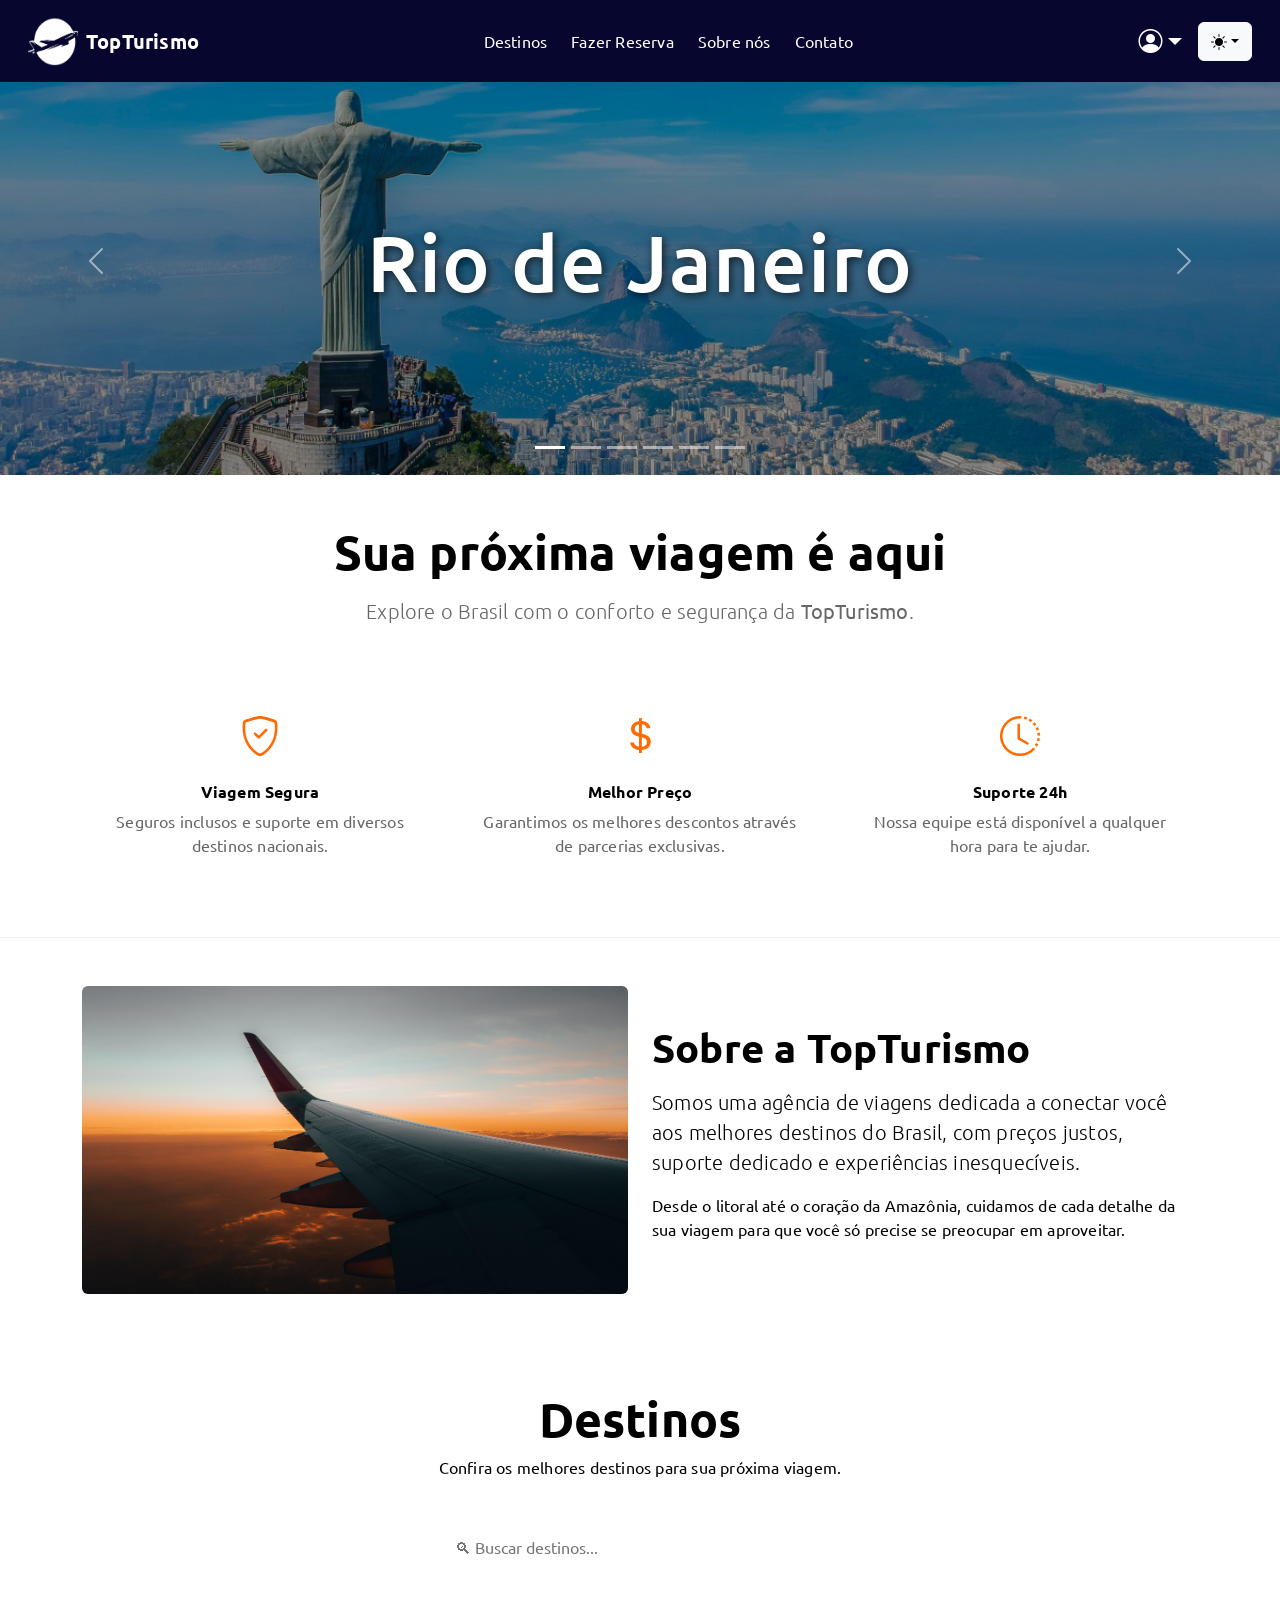
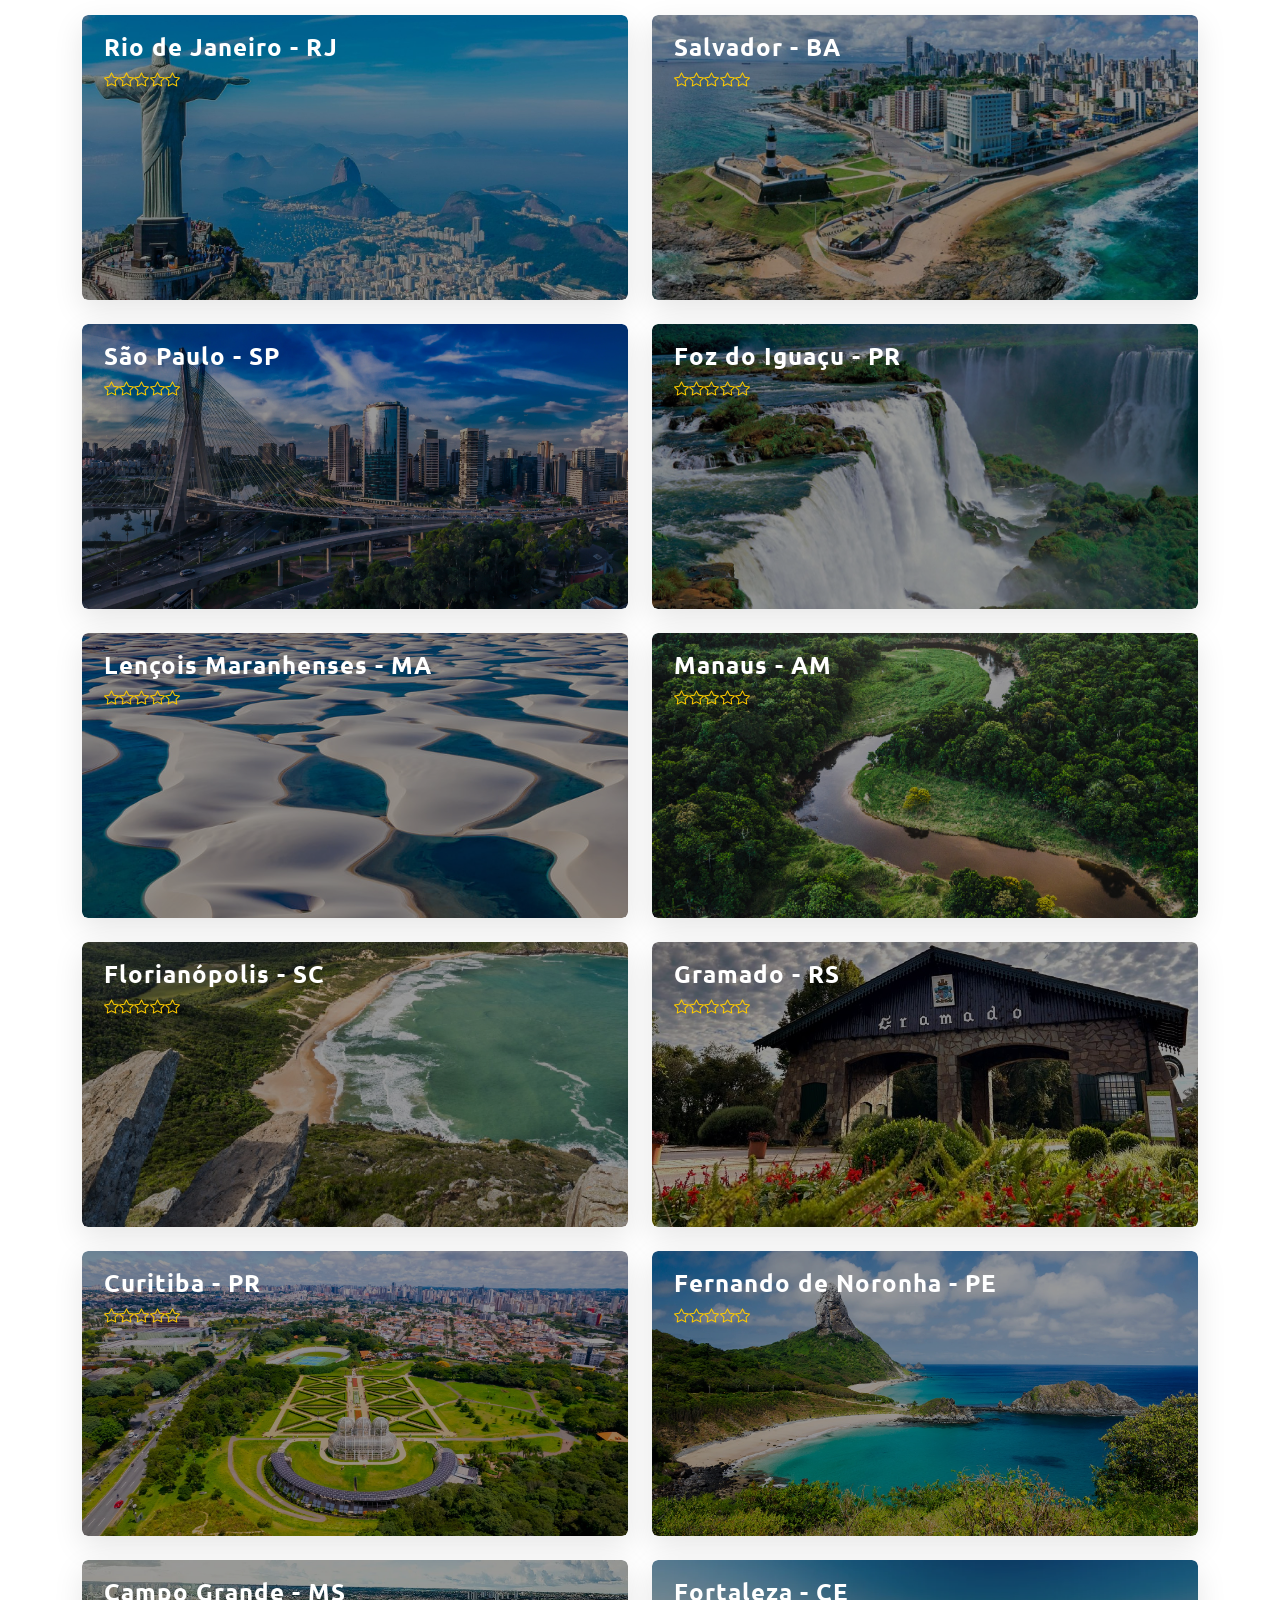
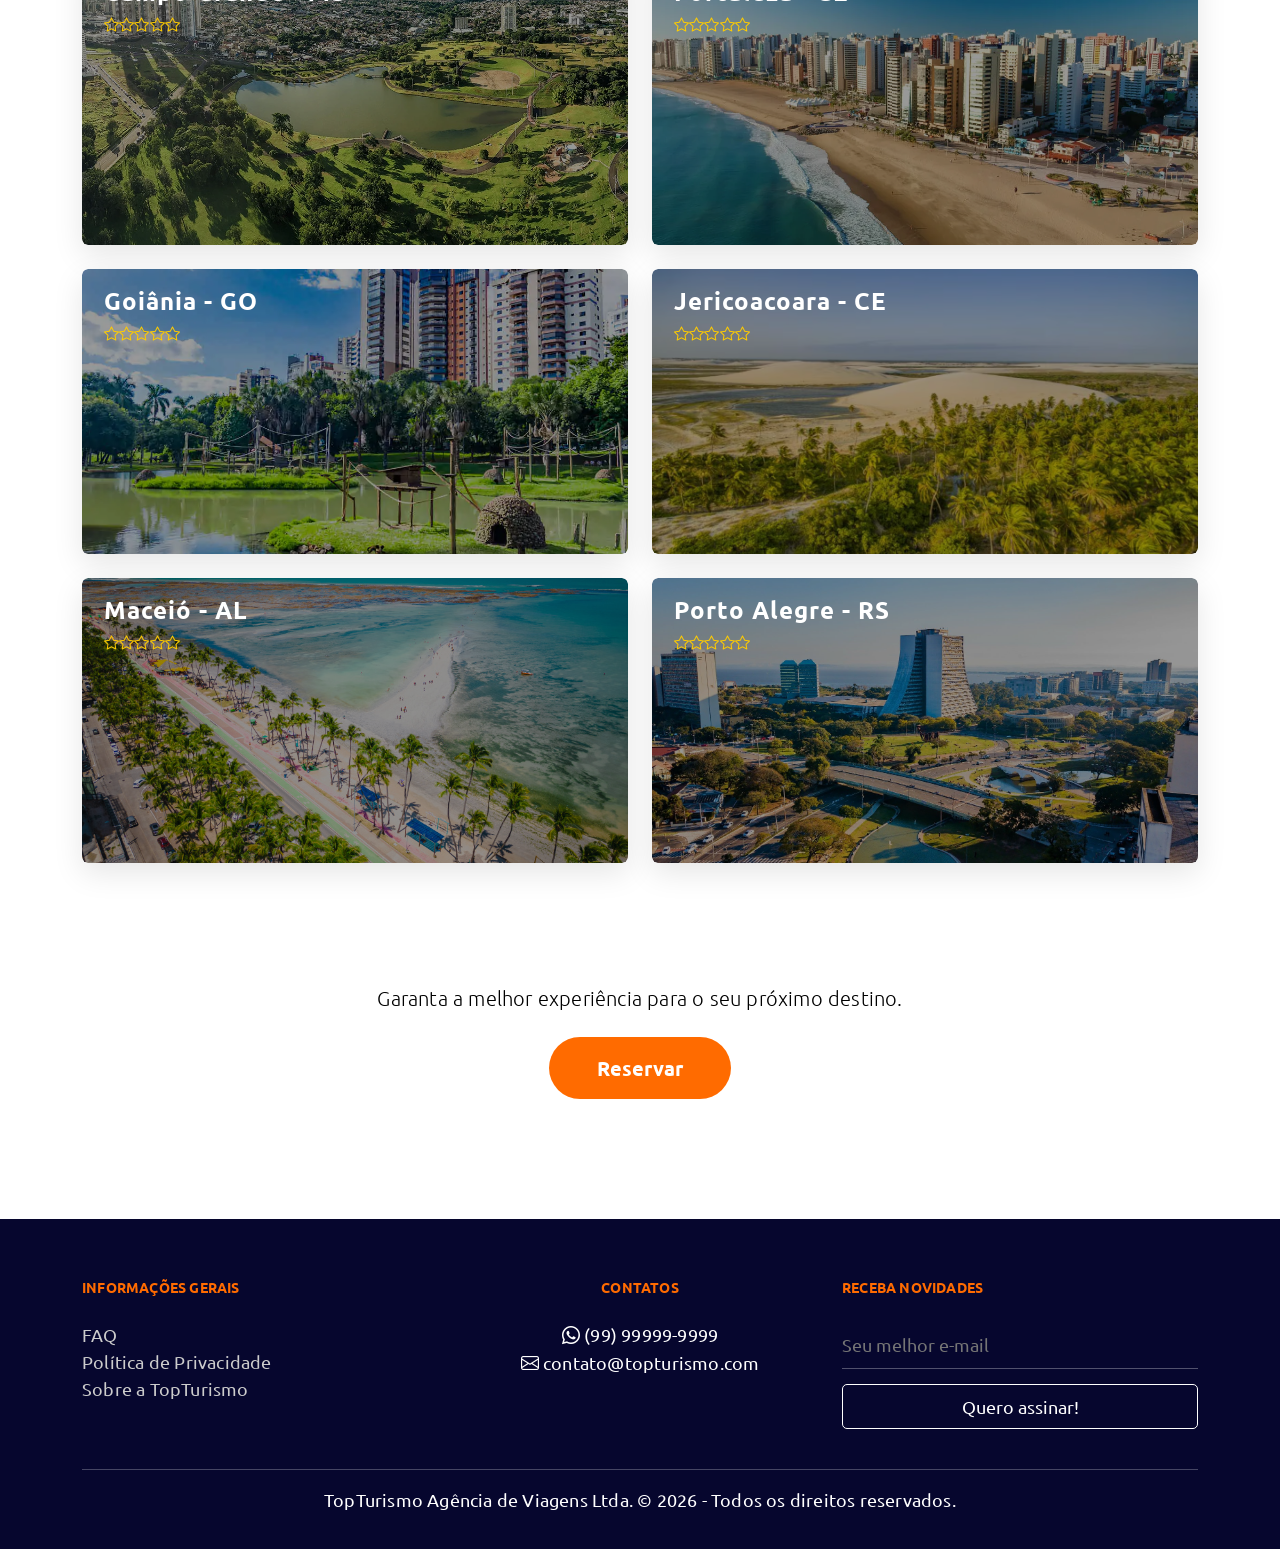
<file: index.html>
<!DOCTYPE html>
<html lang="pt-BR">

<head>
    <meta charset="UTF-8">
    <meta name="viewport" content="width=device-width, initial-scale=1.0">
    <link href="https://cdn.jsdelivr.net/npm/bootstrap@5.3.3/dist/css/bootstrap.min.css" rel="stylesheet">
    <link rel="stylesheet" href="./assets/css/style.css">
    <link rel="stylesheet" href="https://cdn.jsdelivr.net/npm/bootstrap-icons@1.11.3/font/bootstrap-icons.min.css">
    <link rel="shortcut icon" href="./assets/imagens/logo-favicon.ico" type="image/x-icon">
    <title>TopTurismo - Reserva de Viagens</title>
</head>

<body>
    <header>
        <nav class="navbar fixed-top navbar-expand-lg custom-bg p-3">
            <div class="container-fluid d-flex align-items-center flex-wrap">
                <div class="d-flex align-items-center">
                    <img src="./assets/imagens/logo-white.png" width="50" height="50" alt="Logo">
                    <a href="index.html" class="text-a ms-2 logo-texto">TopTurismo</a>
                </div>

                <div class="flex-grow-1 d-none d-lg-flex justify-content-center">
                    <ul class="navbar-nav flex-row gap-4">
                        <li class="nav-item"><a class="nav-link text-white" href="#destinos">Destinos</a></li>
                        <li class="nav-item"><a class="nav-link text-white" href="#reservar">Fazer Reserva</a></li>
                        <li class="nav-item"><a class="nav-link text-white" href="#sobre-nos">Sobre nós</a></li>
                        <li class="nav-item"><a class="nav-link text-white" href="#contato">Contato</a></li>
                    </ul>
                </div>

                <div class="d-flex align-items-center ms-auto gap-3">
                    <div class="dropdown">
                        <a href="#" class="text-white fs-4 user-icon dropdown-toggle" id="userAuthMenu" role="button"
                            data-bs-toggle="dropdown" aria-expanded="false">
                            <i class="bi bi-person-circle"></i>
                        </a>
                        <ul class="dropdown-menu dropdown-menu-end" id="userAuthMenuList">
                            <li><a class="dropdown-item" href="./pages/login.html"><i
                                        class="bi bi-box-arrow-in-right me-2"></i>Entrar</a></li>
                            <li><a class="dropdown-item" href="./pages/cadastro.html"><i
                                        class="bi bi-person-plus me-2"></i>Cadastre-se</a></li>
                        </ul>
                    </div>

                    <div class="dropdown">
                        <button class="btn btn-light dropdown-toggle" type="button" id="temaMenu"
                            data-bs-toggle="dropdown">
                            <i class="bi bi-circle-half"></i> Tema
                        </button>
                        <ul class="dropdown-menu dropdown-menu-end">
                            <li><a class="dropdown-item" onclick="setTheme('light')"><i
                                        class="bi bi-sun-fill me-2"></i>Claro</a></li>
                            <li><a class="dropdown-item" onclick="setTheme('dark')"><i
                                        class="bi bi-moon-fill me-2"></i>Escuro</a></li>
                        </ul>
                    </div>
                    <button class="btn text-white d-lg-none" type="button" data-bs-toggle="offcanvas"
                        data-bs-target="#menuMobile" aria-controls="menuMobile">
                        <i class="bi bi-list fs-2"></i>
                    </button>
                </div>
            </div>
        </nav>
    </header>

    <main>
        <section class="mt-5 p-0"> <!-- Carrossel -->
            <div id="myCarousel" class="carousel slide carousel-fade" data-bs-ride="carousel">
                <div class="carousel-indicators">
                    <button type="button" data-bs-target="#myCarousel" data-bs-slide-to="0" class="active"></button>
                    <button type="button" data-bs-target="#myCarousel" data-bs-slide-to="1"></button>
                    <button type="button" data-bs-target="#myCarousel" data-bs-slide-to="2"></button>
                    <button type="button" data-bs-target="#myCarousel" data-bs-slide-to="3"></button>
                    <button type="button" data-bs-target="#myCarousel" data-bs-slide-to="4"></button>
                    <button type="button" data-bs-target="#myCarousel" data-bs-slide-to="5"></button>
                </div>
                <div class="carousel-inner">
                    <div class="carousel-item active">
                        <img src="./assets/imagens/rio-de-janeiro.jpg" class="img-opacidade w-100" alt="Rio">
                        <div class="carousel-caption">
                            <h3>Rio de Janeiro</h3>
                        </div>
                    </div>
                    <div class="carousel-item">
                        <img src="./assets/imagens/maceio.jpg" class="img-opacidade w-100" alt="Salvador">
                        <div class="carousel-caption">
                            <h3>Maceió</h3>
                        </div>
                    </div>
                    <div class="carousel-item">
                        <img src="./assets/imagens/foz-do-iguacu.jpg" class="img-opacidade w-100" alt="Maranhão">
                        <div class="carousel-caption">
                            <h3>Foz do Iguaçu</h3>
                        </div>
                    </div>
                    <div class="carousel-item">
                        <img src="./assets/imagens/amazonia.jpg" class="img-opacidade w-100" alt="Maranhão">
                        <div class="carousel-caption">
                            <h3>Manaus</h3>
                        </div>
                    </div>
                    <div class="carousel-item">
                        <img src="./assets/imagens/sao-paulo.jpg" class="img-opacidade w-100" alt="Maranhão">
                        <div class="carousel-caption">
                            <h3>São Paulo</h3>
                        </div>
                    </div>
                    <div class="carousel-item">
                        <img src="./assets/imagens/gramado.jpg" class="img-opacidade w-100" alt="Maranhão">
                        <div class="carousel-caption">
                            <h3>Gramado</h3>
                        </div>
                    </div>
                </div>
                <button class="carousel-control-prev" type="button" data-bs-target="#myCarousel" data-bs-slide="prev">
                    <span class="carousel-control-prev-icon"></span>
                </button>
                <button class="carousel-control-next" type="button" data-bs-target="#myCarousel" data-bs-slide="next">
                    <span class="carousel-control-next-icon"></span>
                </button>
            </div>
        </section>

        <section class="secao-intro py-5"> <!--Seção introdutoria-->
            <div class="container text-center">
                <div class="row justify-content-center">
                    <div class="col-md-8 mb-5">
                        <h2 class="display-5 fw-bold secao-intro-h2">Sua próxima viagem é aqui</h2>
                        <p class="lead mt-3">Explore o Brasil com o conforto e segurança da <strong>TopTurismo</strong>.
                        </p>
                    </div>
                </div>

                <div class="row g-4">
                    <div class="col-md-4">
                        <div class="p-3">
                            <i class="bi bi-shield-check fs-1 text-custom-orange"></i>
                            <h4 class="mt-3">Viagem Segura</h4>
                            <p>Seguros inclusos e suporte em diversos destinos nacionais.</p>
                        </div>
                    </div>
                    <div class="col-md-4">
                        <div class="p-3">
                            <i class="bi bi-currency-dollar fs-1 text-custom-orange"></i>
                            <h4 class="mt-3">Melhor Preço</h4>
                            <p>Garantimos os melhores descontos através de parcerias exclusivas.</p>
                        </div>
                    </div>
                    <div class="col-md-4">
                        <div class="p-3">
                            <i class="bi bi-clock-history fs-1 text-custom-orange"></i>
                            <h4 class="mt-3">Suporte 24h</h4>
                            <p>Nossa equipe está disponível a qualquer hora para te ajudar.</p>
                        </div>
                    </div>
                </div>
            </div>
        </section>

        <section id="sobre-nos" class="py-5"> <!--Seção sobre nós-->
            <div class="container">
                <div class="row align-items-center g-4">
                    <div class="col-md-6">
                        <img src="./assets/imagens/sobre-nos.jpg" class="img-fluid rounded"
                            alt="Sobre a TopTurismo">
                    </div>
                    <div class="col-md-6">
                        <h2 class="display-6 fw-bold secao-intro-h2">Sobre a TopTurismo</h2>
                        <p class="lead mt-3">
                            Somos uma agência de viagens dedicada a conectar você aos melhores destinos do Brasil,
                            com preços justos, suporte dedicado e experiências inesquecíveis.
                        </p>
                        <p>
                            Desde o litoral até o coração da Amazônia, cuidamos de cada detalhe da sua viagem para que
                            você só precise se preocupar em aproveitar.
                        </p>
                    </div>
                </div>
            </div>
        </section>

        <section id="destinos" class="py-5"> <!-- Destinos -->
            <div class="container">
                <h2 class="display-5 fw-bold secao-intro-h2 text-center">Destinos</h2>
                <p class="text-center mb-5">Confira os melhores destinos para sua próxima viagem.</p>
                <div class="busca-caixa text-center mb-5">
                    <input type="text" placeholder="🔍︎ Buscar destinos...">
                </div>

                <div class="row">
                    <div class="col-md-6 mb-4"> <!-- Destino 1 -->
                        <div class="card h-100 card-destino-custom">
                            <div class="card-img-container">
                                <img class="card-img-top" src="./assets/imagens/rio-de-janeiro.jpg"
                                    alt="Rio de Janeiro">
                                        <div class="preco-badge">R$ 500</div>
                                <div class="card-info-fixa">
                                    <h5 class="nome-destino-overlay">Rio de Janeiro - RJ</h5>
                                    <div class="avaliacao-estrelas">
                                        <i class="bi bi-star-fill"></i><i class="bi bi-star-fill"></i><i
                                            class="bi bi-star-fill"></i><i class="bi bi-star-fill"></i><i
                                            class="bi bi-star-half"></i>
                                    </div>
                                </div>

                                <div class="card-overlay">
                                    <div class="overlay-conteudo">
                                        <p class="descricao-destino">
                                            A Cidade Maravilhosa te espera com o Cristo Redentor, praias icônicas como
                                            Copacabana e o pôr do sol inesquecível no Arpoador.
                                            <br> Brasília → Rio de Janeiro ≈ 932 km.
                                        </p>
                                        <button class="btn btn-custom" data-bs-toggle="modal"
                                            data-bs-target="#loginModal">
                                            Reservar
                                        </button>
                                    </div>
                                </div>
                            </div>
                        </div>
                    </div>

                    <div class="col-md-6 mb-4"> <!-- Destino 2 -->
                        <div class="card h-100 card-destino-custom">
                            <div class="card-img-container">
                                <img class="card-img-top" src="./assets/imagens/salvador.jpg" alt="Salvador">
                                    <div class="preco-badge">R$ 550</div>
                                <div class="card-info-fixa">
                                    <h5 class="nome-destino-overlay">Salvador - BA</h5>
                                    <div class="avaliacao-estrelas">
                                        <i class="bi bi-star-fill"></i><i class="bi bi-star-fill"></i><i
                                            class="bi bi-star-fill"></i><i class="bi bi-star-fill"></i><i
                                            class="bi bi-star"></i>
                                    </div>
                                </div>

                                <div class="card-overlay">
                                    <div class="overlay-conteudo">
                                        <p class="descricao-destino">Mergulhe na energia da Bahia: do colorido histórico
                                            do Pelourinho à culinária única e as águas mornas da Praia do Forte. <br>
                                            Brasília → Salvador ≈ 1.058 km.</p>
                                        <button class="btn btn-custom" data-bs-toggle="modal"
                                            data-bs-target="#loginModal">
                                            Reservar
                                        </button>
                                    </div>
                                </div>
                            </div>
                        </div>
                    </div>

                    <div class="col-md-6 mb-4"> <!-- Destino 3 -->
                        <div class="card h-100 card-destino-custom">
                            <div class="card-img-container">
                                <img class="card-img-top" src="./assets/imagens/sao-paulo-card.jpg" alt="Florianopolis">
                                    <div class="preco-badge">R$ 450</div>
                                <div class="card-info-fixa">
                                    <h5 class="nome-destino-overlay">São Paulo - SP</h5>
                                    <div class="avaliacao-estrelas">
                                        <i class="bi bi-star-fill"></i><i class="bi bi-star-fill"></i><i
                                            class="bi bi-star-fill"></i><i class="bi bi-star-fill"></i><i
                                            class="bi bi-star"></i>
                                    </div>
                                </div>

                                <div class="card-overlay">
                                    <div class="overlay-conteudo">
                                        <p class="descricao-destino">A capital que nunca para reúne a melhor gastronomia
                                            do país, cultura pulsante e um dos maiores polos financeiros da América
                                            Latina. <br> Brasília → São Paulo ≈ 875 km.</p>
                                        <button class="btn btn-custom" data-bs-toggle="modal"
                                            data-bs-target="#loginModal">
                                            Reservar
                                        </button>
                                    </div>
                                </div>
                            </div>
                        </div>
                    </div>

                    <div class="col-md-6 mb-4"> <!-- Destino 4 -->
                        <div class="card h-100 card-destino-custom">
                            <div class="card-img-container">
                                <img class="card-img-top" src="./assets/imagens/foz-do-iguacu-card.png" alt="Parana">
                                    <div class="preco-badge">R$ 600</div>
                                <div class="card-info-fixa">
                                    <h5 class="nome-destino-overlay">Foz do Iguaçu - PR</h5>
                                    <div class="avaliacao-estrelas">
                                        <i class="bi bi-star-fill"></i><i class="bi bi-star-fill"></i><i
                                            class="bi bi-star-fill"></i><i class="bi bi-star-fill"></i><i
                                            class="bi bi-star"></i>
                                    </div>
                                </div>

                                <div class="card-overlay">
                                    <div class="overlay-conteudo">
                                        <p class="descricao-destino">Prepare-se para a força da natureza nas Cataratas
                                            do Iguaçu, uma das sete maravilhas do mundo, em uma experiência de tirar o
                                            fôlego. <br> Brasília → Foz do Iguaçu ≈ 1.276 km.</p>
                                        <button class="btn btn-custom" data-bs-toggle="modal"
                                            data-bs-target="#loginModal">
                                            Reservar
                                        </button>
                                    </div>
                                </div>
                            </div>
                        </div>
                    </div>

                    <div class="col-md-6 mb-4"> <!-- Destino 5 -->
                        <div class="card h-100 card-destino-custom">
                            <div class="card-img-container">
                                <img class="card-img-top" src="./assets/imagens/maranhao.jpg" alt="Maranhao">
                                    <div class="preco-badge">R$ 750</div>
                                <div class="card-info-fixa">
                                    <h5 class="nome-destino-overlay">Lençois Maranhenses - MA</h5>
                                    <div class="avaliacao-estrelas">
                                        <i class="bi bi-star-fill"></i><i class="bi bi-star-fill"></i><i
                                            class="bi bi-star-fill"></i><i class="bi bi-star-fill"></i><i
                                            class="bi bi-star"></i>
                                    </div>
                                </div>

                                <div class="card-overlay">
                                    <div class="overlay-conteudo">
                                        <p class="descricao-destino">Um deserto de areias brancas repleto de lagoas
                                            cristalinas. Um cenário surreal e exclusivo no coração do Nordeste
                                            brasileiro. <br> Brasília → Lençois Maranhenses ≈ 1.526 km.</p>
                                        <button class="btn btn-custom" data-bs-toggle="modal"
                                            data-bs-target="#loginModal">
                                            Reservar
                                        </button>
                                    </div>
                                </div>
                            </div>
                        </div>
                    </div>

                    <div class="col-md-6 mb-4"> <!-- Destino 6 -->
                        <div class="card h-100 card-destino-custom">
                            <div class="card-img-container">
                                <img class="card-img-top" src="./assets/imagens/amazonia.jpg" alt="Amazonas">
                                    <div class="preco-badge">R$ 800</div>
                                <div class="card-info-fixa">
                                    <h5 class="nome-destino-overlay">Manaus - AM</h5>
                                    <div class="avaliacao-estrelas">
                                        <i class="bi bi-star-fill"></i><i class="bi bi-star-fill"></i><i
                                            class="bi bi-star-fill"></i><i class="bi bi-star-fill"></i><i
                                            class="bi bi-star"></i>
                                    </div>
                                </div>

                                <div class="card-overlay">
                                    <div class="overlay-conteudo">
                                        <p class="descricao-destino">A porta de entrada para a maior floresta tropical
                                            do mundo. Conheça o Teatro Amazonas e o encontro mágico das águas. <br>
                                            Brasília → Manaus ≈ 1.937 km.</p>
                                        <button class="btn btn-custom" data-bs-toggle="modal"
                                            data-bs-target="#loginModal">
                                            Reservar
                                        </button>
                                    </div>
                                </div>
                            </div>
                        </div>
                    </div>

                    <div class="col-md-6 mb-4"> <!-- Destino 7 -->
                        <div class="card h-100 card-destino-custom">
                            <div class="card-img-container">
                                <img class="card-img-top" src="./assets/imagens/florianopolis.jpg" alt="Florianopolis">
                                    <div class="preco-badge">R$ 500</div>
                                <div class="card-info-fixa">
                                    <h5 class="nome-destino-overlay">Florianópolis - SC</h5>
                                    <div class="avaliacao-estrelas">
                                        <i class="bi bi-star-fill"></i><i class="bi bi-star-fill"></i><i
                                            class="bi bi-star-fill"></i><i class="bi bi-star-fill"></i><i
                                            class="bi bi-star"></i>
                                    </div>
                                </div>

                                <div class="card-overlay">
                                    <div class="overlay-conteudo">
                                        <p class="descricao-destino">A Ilha da Magia combina infraestrutura moderna com
                                            mais de 40 praias paradisíacas, trilhas naturais e o melhor do surfe. <br>
                                            Brasília → Florianópolis ≈ 1.315 km.</p>
                                        <button class="btn btn-custom" data-bs-toggle="modal"
                                            data-bs-target="#loginModal">
                                            Reservar
                                        </button>
                                    </div>
                                </div>
                            </div>
                        </div>
                    </div>

                    <div class="col-md-6 mb-4"> <!-- Destino 8 -->
                        <div class="card h-100 card-destino-custom">
                            <div class="card-img-container">
                                <img class="card-img-top" src="./assets/imagens/gramado-card.jpg" alt="Florianopolis">
                                    <div class="preco-badge">R$ 700</div>
                                <div class="card-info-fixa">
                                    <h5 class="nome-destino-overlay">Gramado - RS</h5>
                                    <div class="avaliacao-estrelas">
                                        <i class="bi bi-star-fill"></i><i class="bi bi-star-fill"></i><i
                                            class="bi bi-star-fill"></i><i class="bi bi-star-fill"></i><i
                                            class="bi bi-star"></i>
                                    </div>
                                </div>

                                <div class="card-overlay">
                                    <div class="overlay-conteudo">
                                        <p class="descricao-destino">A Suíça Brasileira encanta com clima frio,
                                            arquitetura europeia e paisagens inesquecíveis na Serra Gaúcha. <br>
                                            Brasília → Gramado ≈ 1.540 km.</p>
                                        <button class="btn btn-custom" data-bs-toggle="modal"
                                            data-bs-target="#loginModal">
                                            Reservar
                                        </button>
                                    </div>
                                </div>
                            </div>
                        </div>
                    </div>

                    <div class="col-md-6 mb-4"> <!-- Destino 9 -->
                        <div class="card h-100 card-destino-custom">
                            <div class="card-img-container">
                                <img class="card-img-top" src="./assets/imagens/curitiba.png" alt="Florianopolis">
                                    <div class="preco-badge">R$ 500</div>
                                <div class="card-info-fixa">
                                    <h5 class="nome-destino-overlay">Curitiba - PR</h5>
                                    <div class="avaliacao-estrelas">
                                        <i class="bi bi-star-fill"></i><i class="bi bi-star-fill"></i><i
                                            class="bi bi-star-fill"></i><i class="bi bi-star-fill"></i><i
                                            class="bi bi-star"></i>
                                    </div>
                                </div>

                                <div class="card-overlay">
                                    <div class="overlay-conteudo">
                                        <p class="descricao-destino">Referência em urbanismo e qualidade de vida, reúne
                                            parques exuberantes e um inverno encantador.<br>
                                            Brasília → Curitiba ≈ 1.080 km.</p>
                                        <button class="btn btn-custom" data-bs-toggle="modal"
                                            data-bs-target="#loginModal">
                                            Reservar
                                        </button>
                                    </div>
                                </div>
                            </div>
                        </div>
                    </div>

                    <div class="col-md-6 mb-4"> <!-- Destino 10 -->
                        <div class="card h-100 card-destino-custom">
                            <div class="card-img-container">
                                <img class="card-img-top" src="./assets/imagens/fernando-de-nornoha.png"
                                    alt="Florianopolis">
                                        <div class="preco-badge">R$ 1.500</div>
                                <div class="card-info-fixa">
                                    <h5 class="nome-destino-overlay">Fernando de Noronha - PE</h5>
                                    <div class="avaliacao-estrelas">
                                        <i class="bi bi-star-fill"></i><i class="bi bi-star-fill"></i><i
                                            class="bi bi-star-fill"></i><i class="bi bi-star-fill"></i><i
                                            class="bi bi-star"></i>
                                    </div>
                                </div>

                                <div class="card-overlay">
                                    <div class="overlay-conteudo">
                                        <p class="descricao-destino">Um paraíso brasileiro com praias cristalinas, vida
                                            marinha exuberante e paisagens de tirar o fôlego.<br>
                                            Brasília → Fernando de Noronha ≈ 2.155 km.</p>
                                        <button class="btn btn-custom" data-bs-toggle="modal"
                                            data-bs-target="#loginModal">
                                            Reservar
                                        </button>
                                    </div>
                                </div>
                            </div>
                        </div>
                    </div>

                    <div class="col-md-6 mb-4"> <!-- Destino 11 -->
                        <div class="card h-100 card-destino-custom">
                            <div class="card-img-container">
                                <img class="card-img-top" src="./assets/imagens/campo-grande.png" alt="Campo Grande">
                                    <div class="preco-badge">R$ 400</div>
                                <div class="card-info-fixa">
                                    <h5 class="nome-destino-overlay">Campo Grande - MS</h5>
                                    <div class="avaliacao-estrelas">
                                        <i class="bi bi-star-fill"></i><i class="bi bi-star-fill"></i><i
                                            class="bi bi-star-fill"></i><i class="bi bi-star-fill"></i><i
                                            class="bi bi-star"></i>
                                    </div>
                                </div>

                                <div class="card-overlay">
                                    <div class="overlay-conteudo">
                                        <p class="descricao-destino">Porta de entrada para o Pantanal, combina natureza
                                            exuberante, ecoturismo e rica biodiversidade. <br> Brasília → Campo Grande ≈
                                            878 km.</p>
                                        <button class="btn btn-custom" data-bs-toggle="modal"
                                            data-bs-target="#loginModal">
                                            Reservar
                                        </button>
                                    </div>
                                </div>
                            </div>
                        </div>
                    </div>

                    <div class="col-md-6 mb-4"> <!-- Destino 12 -->
                        <div class="card h-100 card-destino-custom">
                            <div class="card-img-container">
                                <img class="card-img-top" src="./assets/imagens/Fortaleza.png" alt="Fortaleza">
                                     <div class="preco-badge">R$ 700</div>
                                <div class="card-info-fixa">
                                    <h5 class="nome-destino-overlay">Fortaleza - CE</h5>
                                    <div class="avaliacao-estrelas">
                                        <i class="bi bi-star-fill"></i><i class="bi bi-star-fill"></i><i
                                            class="bi bi-star-fill"></i><i class="bi bi-star-fill"></i><i
                                            class="bi bi-star"></i>
                                    </div>
                                </div>

                                <div class="card-overlay">
                                    <div class="overlay-conteudo">
                                        <p class="descricao-destino">A capital do sol encanta com praias vibrantes,
                                            falésias coloridas e a alegria do povo cearense.<br>
                                            Brasília → Fortaleza ≈ 1.688 km.</p>
                                        <button class="btn btn-custom" data-bs-toggle="modal"
                                            data-bs-target="#loginModal">
                                            Reservar
                                        </button>
                                    </div>
                                </div>
                            </div>
                        </div>
                    </div>

                    <div class="col-md-6 mb-4"> <!-- Destino 13 -->
                        <div class="card h-100 card-destino-custom">
                            <div class="card-img-container">
                                <img class="card-img-top" src="./assets/imagens/Goiania.png" alt="Goiânia">
                                    <div class="preco-badge">R$ 250</div>
                                <div class="card-info-fixa">
                                    <h5 class="nome-destino-overlay">Goiânia - GO</h5>
                                    <div class="avaliacao-estrelas">
                                        <i class="bi bi-star-fill"></i><i class="bi bi-star-fill"></i><i
                                            class="bi bi-star-fill"></i><i class="bi bi-star-fill"></i><i
                                            class="bi bi-star"></i>
                                    </div>
                                </div>

                                <div class="card-overlay">
                                    <div class="overlay-conteudo">
                                        <p class="descricao-destino">Cidade arborizada que une boa gastronomia,
                                            qualidade de vida e clima acolhedor no coração do Brasil. <br>
                                            Brasília → Goiânia ≈ 200 km.</p>
                                        <button class="btn btn-custom" data-bs-toggle="modal"
                                            data-bs-target="#loginModal">
                                            Reservar
                                        </button>
                                    </div>
                                </div>
                            </div>
                        </div>
                    </div>

                    <div class="col-md-6 mb-4"> <!-- Destino 14 -->
                        <div class="card h-100 card-destino-custom">
                            <div class="card-img-container">
                                <img class="card-img-top" src="./assets/imagens/Jericoacoara.png" alt="Jericoacoara">
                                    <div class="preco-badge">R$ 750</div>
                                <div class="card-info-fixa">
                                    <h5 class="nome-destino-overlay">Jericoacoara - CE</h5>
                                    <div class="avaliacao-estrelas">
                                        <i class="bi bi-star-fill"></i><i class="bi bi-star-fill"></i><i
                                            class="bi bi-star-fill"></i><i class="bi bi-star-fill"></i><i
                                            class="bi bi-star"></i>
                                    </div>
                                </div>

                                <div class="card-overlay">
                                    <div class="overlay-conteudo">
                                        <p class="descricao-destino">Vilarejo paradisíaco cercado por dunas, lagoas
                                            cristalinas e um pôr do sol inesquecível. <br>
                                            Brasília → Jericoacoara ≈ 1.650 km.</p>
                                        <button class="btn btn-custom" data-bs-toggle="modal"
                                            data-bs-target="#loginModal">
                                            Reservar
                                        </button>
                                    </div>
                                </div>
                            </div>
                        </div>
                    </div>

                    <div class="col-md-6 mb-4"> <!-- Destino 15 -->
                        <div class="card h-100 card-destino-custom">
                            <div class="card-img-container">
                                <img class="card-img-top" src="./assets/imagens/maceio-card.jpg" alt="Meceió">
                                    <div class="preco-badge">R$ 650</div>
                                <div class="card-info-fixa">
                                    <h5 class="nome-destino-overlay">Maceió - AL</h5>
                                    <div class="avaliacao-estrelas">
                                        <i class="bi bi-star-fill"></i><i class="bi bi-star-fill"></i><i
                                            class="bi bi-star-fill"></i><i class="bi bi-star-fill"></i><i
                                            class="bi bi-star"></i>
                                    </div>
                                </div>

                                <div class="card-overlay">
                                    <div class="overlay-conteudo">
                                        <p class="descricao-destino">O Caribe brasileiro impressiona com águas
                                            azul-esverdeadas, piscinas naturais e praias paradisíacas.<br>
                                            Brasília → Maceió ≈ 1.485 km.</p>
                                        <button class="btn btn-custom" data-bs-toggle="modal"
                                            data-bs-target="#loginModal">
                                            Reservar
                                        </button>
                                    </div>
                                </div>
                            </div>
                        </div>
                    </div>

                    <div class="col-md-6 mb-4"> <!-- Destino 16 -->
                        <div class="card h-100 card-destino-custom">
                            <div class="card-img-container">
                                <img class="card-img-top" src="./assets/imagens/porto-alegre.jpg" alt="Porto Alegre">
                                    <div class="preco-badge">R$ 700</div>
                                <div class="card-info-fixa">
                                    <h5 class="nome-destino-overlay">Porto Alegre - RS</h5>
                                    <div class="avaliacao-estrelas">
                                        <i class="bi bi-star-fill"></i><i class="bi bi-star-fill"></i><i
                                            class="bi bi-star-fill"></i><i class="bi bi-star-fill"></i><i
                                            class="bi bi-star"></i>
                                    </div>
                                </div>

                                <div class="card-overlay">
                                    <div class="overlay-conteudo">
                                        <p class="descricao-destino">A capital gaúcha reúne tradição, excelente
                                            gastronomia e acesso às famosas vinícolas da Serra.<br>
                                            Brasília → Porto Alegre ≈ 1.620 km.</p>
                                        <button class="btn btn-custom" data-bs-toggle="modal"
                                            data-bs-target="#loginModal">
                                            Reservar
                                        </button>
                                    </div>
                                </div>
                            </div>
                        </div>
                    </div>

                </div>
            </div>

        </section>

        <section class="text-center py-5 mb-5" id="reservar">
            <div class="container">
                <div class="row justify-content-center">
                    <div class="col-md-8">
                        <p class="lead mb-4">Garanta a melhor experiência para o seu próximo destino.</p>

                        <button class="btn-custom btn btn-lg text-white btn-custom px-5 py-3 mb-4" data-bs-toggle="modal"
                                            data-bs-target="#loginModal">
                                            Reservar
                                        </button>
                    </div>
                </div>
            </div>
        </section>
    </main>

    <footer class="footer-principal">
        <div class="container">
            <div class="row">
                <div class="col-md-4 mb-4">
                    <h5>Informações Gerais</h5>
                    <ul class="footer-links">
                        <li><a href="#">FAQ</a></li>
                        <li><a href="#">Política de Privacidade</a></li>
                        <li><a href="#">Sobre a TopTurismo</a></li>
                    </ul>
                </div>
                <div class="col-md-4 mb-4 text-center" id="contato">
                    <h5>Contatos</h5>
                    <div class="footer-contato-item"><i class="bi bi-whatsapp"></i> (99) 99999-9999</div>
                    <div class="footer-contato-item"><i class="bi bi-envelope"></i> contato@topturismo.com</div>
                </div>
                <div class="col-md-4 mb-4">
                    <h5>Receba Novidades</h5>
                    <div class="newsletter-form">
                        <input type="email" placeholder="Seu melhor e-mail" class="footer-input">
                        <button class="footer-btn">Quero assinar!</button>
                    </div>
                </div>
            </div>
            <hr class="footer-divisor">
            <div class="text-center footer-bottom">
                <p>TopTurismo Agência de Viagens Ltda. &copy; 2026 - Todos os direitos reservados.</p>
            </div>
        </div>
    </footer>

    <script src="https://cdn.jsdelivr.net/npm/bootstrap@5.3.3/dist/js/bootstrap.bundle.min.js"></script>
    <script src="./assets/js/script.js"></script>

    <!-- -->
    <div class="modal fade" id="loginModal">
        <div class="modal-dialog modal-dialog-centered">
            <div class="modal-content text-black text-center p-4">
                <i type="button" class="btn btn-close position-absolute top-0 end-0 p-3" data-bs-dismiss="modal"></i>
                <div class="modal-body">
                    <i class="bi bi-lock-fill fs-1 text-black mb-3"></i>
                    <h5 class="mb-3">Faça login ou cadastre-se para reservar</h5>
                    <div class="d-flex justify-content-center gap-2">
                        <a href="pages/login.html" class="btn btn-custom">
                            Fazer Login</a>
                        <a href="pages/cadastro.html" class="btn btn-custom">Cadastrar</a>
                    </div>
                </div>
            </div>
        </div>
    </div>

    <!-- menu mobile -->
    <div class="offcanvas offcanvas-end" tabindex="-1" id="menuMobile" aria-labelledby="menuMobileLabel">
        <div class="offcanvas-header">
            <div class="d-flex align-items-center">
                <img src="./assets/imagens/logo-favicon.ico" width="35" height="35" alt="Logo">
                <span class="ms-2 fw-bold" id="menuMobileLabel">TopTurismo</span>
            </div>
            <button type="button" class="btn-close" data-bs-dismiss="offcanvas" aria-label="Fechar"></button>
        </div>
        <div class="offcanvas-body">
            <ul class="list-unstyled">
                <li class="mb-2">
                    <a href="#destinos" class="d-flex align-items-center gap-3 p-2 rounded menu-mobile-item">
                        <i class="bi bi-geo-alt fs-4"></i> Destinos
                    </a>
                </li>
                <li class="mb-2">
                    <a href="#reservar" class="d-flex align-items-center gap-3 p-2 rounded menu-mobile-item">
                        <i class="bi bi-calendar-check fs-4"></i> Fazer Reserva
                    </a>
                </li>
                <li class="mb-2">
                    <a href="#sobre-nos" class="d-flex align-items-center gap-3 p-2 rounded menu-mobile-item">
                        <i class="bi bi-info-circle fs-4"></i> Sobre nós
                    </a>
                </li>
                <li class="mb-2">
                    <a href="#contato" class="d-flex align-items-center gap-3 p-2 rounded menu-mobile-item">
                        <i class="bi bi-telephone fs-4"></i> Contato
                    </a>
                </li>
            </ul>
            <hr>
            <ul class="list-unstyled" id="userAuthMenuMobileList">
                <li class="mb-2">
                    <a href="./pages/login.html" class="d-flex align-items-center gap-3 p-2 rounded menu-mobile-item">
                        <i class="bi bi-box-arrow-in-right fs-4"></i> Entrar
                    </a>
                </li>
                <li>
                    <a href="./pages/cadastro.html"
                        class="d-flex align-items-center gap-3 p-2 rounded menu-mobile-item">
                        <i class="bi bi-person-plus fs-4"></i> Cadastre-se
                    </a>
                </li>
            </ul>
        </div>
    </div>
</body>

</html>
</file>
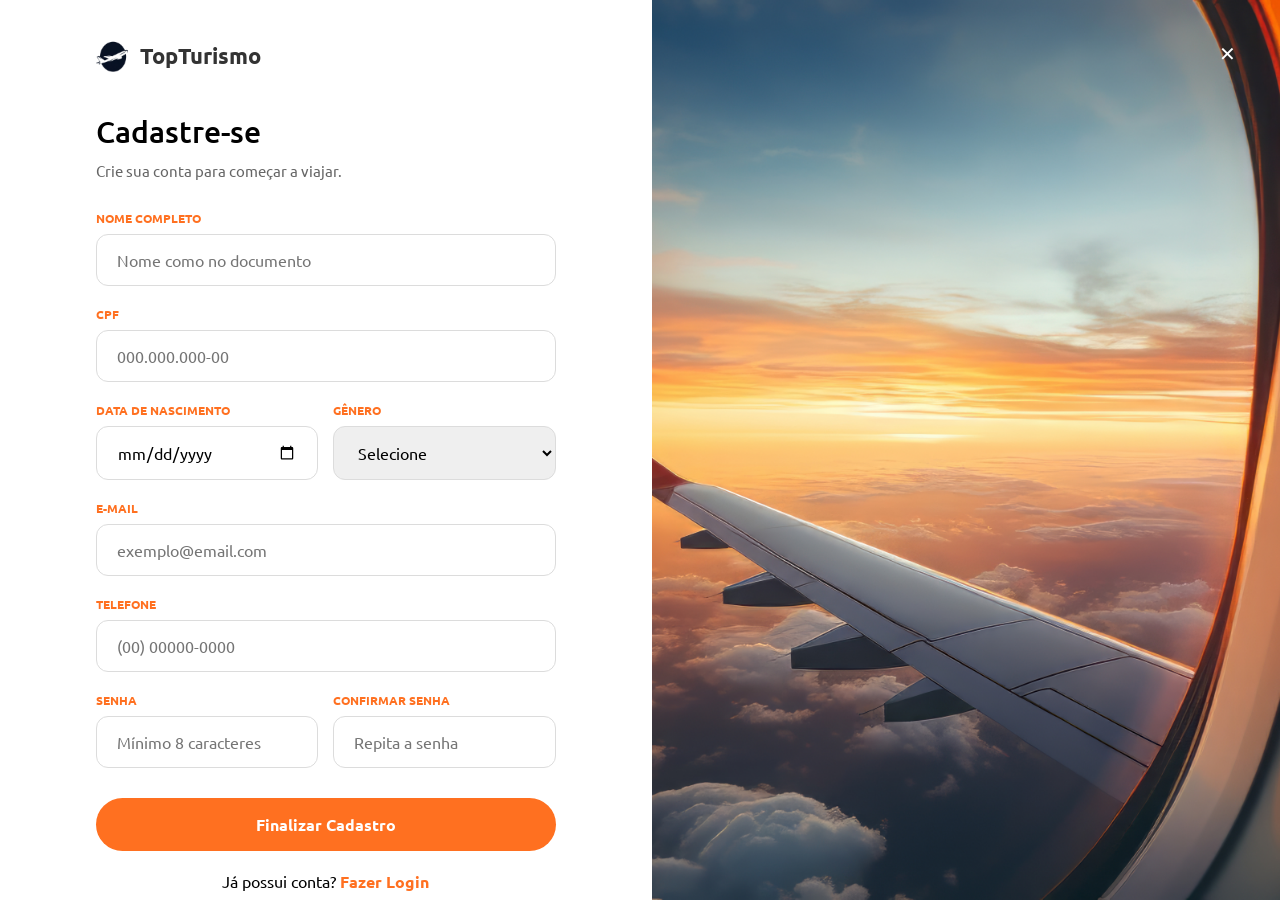
<file: pages/cadastro.html>
<!DOCTYPE html>
<html lang="pt-br">

<head>
    <meta charset="UTF-8">
    <meta name="viewport" content="width=device-width, initial-scale=1.0">
    <title>Cadastro - TopTurismo</title>
    <link rel="stylesheet" href="../assets/css/login-cadastro.css">
    <link rel="shortcut icon" href="../assets/imagens/logo-favicon.ico" type="image/x-icon">
</head>

<body>
    <main class="container-principal">
        <section class="secao-login">
            <div class="conteudo-central">
                <header class="logotipo">
                    <a href="../index.html">
                        <img src="../assets/imagens/logo-favicon.ico" alt="Logo">
                        <span>TopTurismo</span>
                    </a>
                </header>

                <h1 class="titulo-principal">Cadastre-se</h1>
                <p class="subtitulo">Crie sua conta para começar a viajar.</p>

                <form method="POST" action="../php/cadastro.php">
                    <div class="campo-entrada">
                        <label>Nome completo</label>
                        <input type="text" name="nome" placeholder="Nome como no documento" required>
                    </div>

                    <div class="campo-entrada">
                        <label>CPF</label>
                        <input type="text" name="cpf" placeholder="000.000.000-00" required>
                    </div>

                    <div class="grid-2-colunas">
                        <div class="campo-entrada">
                            <label>Data de nascimento</label>
                            <input type="date" name="data_nascimento" required>
                        </div>
                        <div class="campo-entrada">
                            <label>Gênero</label>
                            <select name="genero" required>
                                <option value="">Selecione</option>
                                <option>Masculino</option>
                                <option>Feminino</option>
                                <option>Outro</option>
                            </select>
                        </div>
                    </div>

                    <div class="campo-entrada">
                        <label>E-mail</label>
                        <input type="email" name="email" placeholder="exemplo@email.com" required>
                    </div>

                    <div class="campo-entrada">
                        <label>Telefone</label>
                        <input type="tel" name="telefone" placeholder="(00) 00000-0000" required>
                    </div>

                    <div class="grid-2-colunas">
                        <div class="campo-entrada">
                            <label>Senha</label>
                            <input type="password" name="senha" placeholder="Mínimo 8 caracteres" required>
                        </div>
                        <div class="campo-entrada">
                            <label>Confirmar senha</label>
                            <input type="password" name="confirmar_senha" placeholder="Repita a senha" required>
                        </div>
                    </div>

                    <button type="submit" class="botao-continuar">Finalizar Cadastro</button>
                </form>

                <div class="extra">
                    Já possui conta? <a href="./login.html">Fazer Login</a>
                </div>
            </div>
        </section>

        <section class="secao-hero-imagem">
            <a href="../index.html" class="botao-fechar-tela" title="Sair">✕</a>
        </section>
    </main>
</body>

</html>
</file>
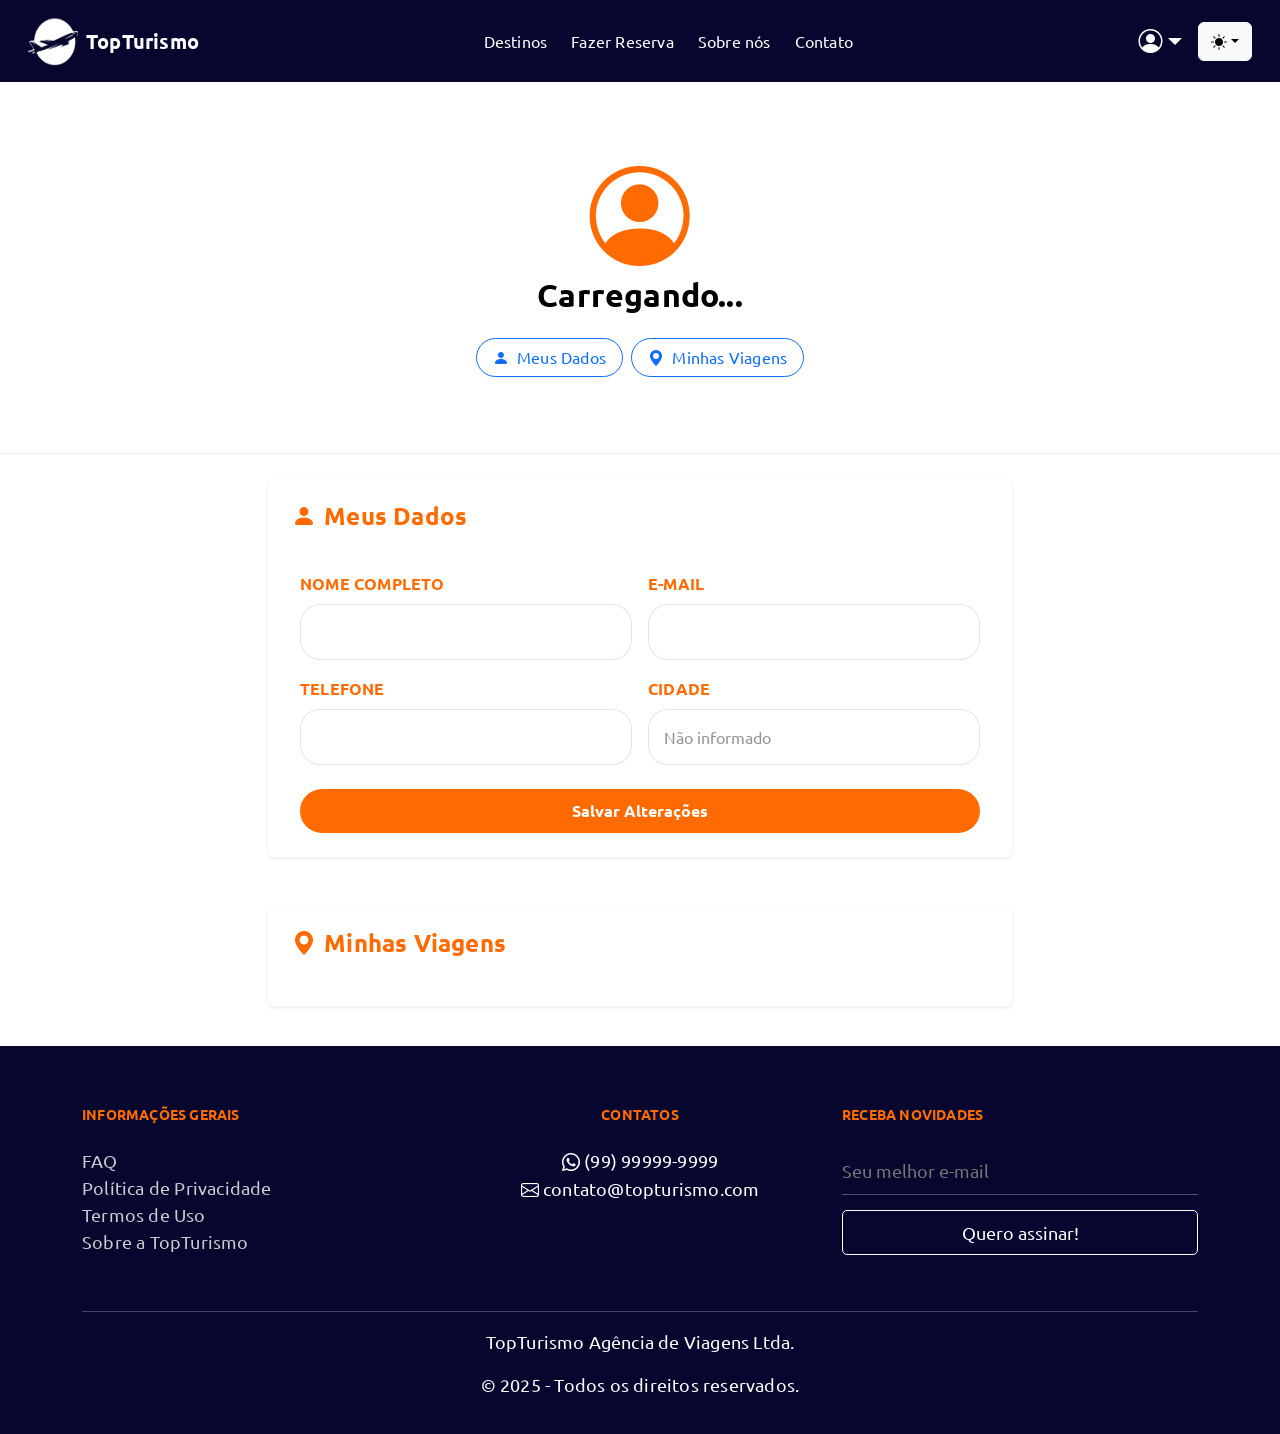
<file: pages/dashboard.html>
<!DOCTYPE html>
<html lang="pt-BR">

<head>
    <meta charset="UTF-8">
    <meta name="viewport" content="width=device-width, initial-scale=1.0">
    <link href="https://cdn.jsdelivr.net/npm/bootstrap@5.3.8/dist/css/bootstrap.min.css" rel="stylesheet"
        crossorigin="anonymous">
    <link rel="stylesheet" href="../assets/css/style.css">
    <link rel="stylesheet" href="https://cdn.jsdelivr.net/npm/bootstrap-icons@1.11.3/font/bootstrap-icons.min.css">
    <link rel="shortcut icon" href="../assets/imagens/logo-favicon.ico" type="image/x-icon">
    <title>Meu Perfil - TopTurismo</title>
</head>

<body>
    <header>
        <nav class="navbar fixed-top navbar-expand-lg custom-bg p-3">
            <div class="container-fluid d-flex align-items-center flex-wrap">
                <div class="d-flex align-items-center">
                    <img src="../assets/imagens/logo-white.png" width="50" height="50" alt="Logo">
                    <a href="index.html" class="text-a ms-2 logo-texto">TopTurismo</a>
                </div>

                <div class="flex-grow-1 d-none d-lg-flex justify-content-center">
                    <ul class="navbar-nav flex-row gap-4">
                        <li class="nav-item"><a class="nav-link text-white" href="#destinos">Destinos</a></li>
                        <li class="nav-item"><a class="nav-link text-white" href="#reservar">Fazer Reserva</a></li>
                        <li class="nav-item"><a class="nav-link text-white" href="#sobre-nos">Sobre nós</a></li>
                        <li class="nav-item"><a class="nav-link text-white" href="#contato">Contato</a></li>
                    </ul>
                </div>

                <div class="d-flex align-items-center ms-auto gap-3">
                    <div class="dropdown">
                        <a href="#" class="text-white fs-4 user-icon dropdown-toggle" id="userAuthMenu" role="button"
                            data-bs-toggle="dropdown" aria-expanded="false">
                            <i class="bi bi-person-circle"></i>
                        </a>
                        <ul class="dropdown-menu dropdown-menu-end" id="userAuthMenuList">
                            <li><a class="dropdown-item" href="./pages/login.html"><i
                                        class="bi bi-box-arrow-in-right me-2"></i>Sair</a></li>
                        </ul>
                    </div>

                    <div class="dropdown">
                        <button class="btn btn-light dropdown-toggle" type="button" id="temaMenu"
                            data-bs-toggle="dropdown">
                            <i class="bi bi-circle-half"></i> Tema
                        </button>
                        <ul class="dropdown-menu dropdown-menu-end">
                            <li><a class="dropdown-item" onclick="setTheme('light')"><i
                                        class="bi bi-sun-fill me-2"></i>Claro</a></li>
                            <li><a class="dropdown-item" onclick="setTheme('dark')"><i
                                        class="bi bi-moon-fill me-2"></i>Escuro</a></li>
                        </ul>
                    </div>
                    <button class="btn text-white d-lg-none" type="button" data-bs-toggle="offcanvas"
                        data-bs-target="#menuMobile" aria-controls="menuMobile">
                        <i class="bi bi-list fs-2"></i>
                    </button>
                </div>
            </div>
        </nav>
    </header>

    <main>
        <section class="profile-header">
            <div class="container text-center">
                <div class="profile-img-container">
                    <i class="bi bi-person-circle"></i>
                </div>
                <h2 class="mt-3 fw-bold secao-intro-h2" id="nomeUsuarioBoasVindas">Carregando...</h2>
            </div>
            <div class="container py-3">
                <div class="d-flex justify-content-center gap-2 flex-wrap">
                    <a href="#meus-dados" class="btn btn-outline-primary rounded-pill px-3">
                        <i class="bi bi-person-fill me-1"></i> Meus Dados
                    </a>
                    <a href="#minhas-viagens" class="btn btn-outline-primary rounded-pill px-3">
                        <i class="bi bi-geo-alt-fill me-1"></i> Minhas Viagens
                    </a>
                </div>
            </div>
        </section>

        <section id="meus-dados" class="py-4">
            <div class="container">
                <div class="col-lg-8 mx-auto">
                    <div class="card border-0 shadow-sm p-4">
                        <h4 class="fw-bold mb-4" style="color: var(--btn-bg);">
                            <i class="bi bi-person-fill me-2"></i>Meus Dados
                        </h4>
                        <form class="row g-3 m-0 p-0 bg-transparent">
                            <div class="col-md-6">
                                <label class="form-label">Nome Completo</label>
                                <input type="text" class="form-control" id="campoNome" value="">
                            </div>
                            <div class="col-md-6">
                                <label class="form-label">E-mail</label>
                                <input type="email" class="form-control" id="campoEmail" value="">
                            </div>
                            <div class="col-md-6">
                                <label class="form-label">Telefone</label>
                                <input type="text" class="form-control" id="campoTelefone" value="">
                            </div>
                            <div class="col-md-6">
                                <label class="form-label">Cidade</label>
                                <input type="text" class="form-control" placeholder="Não informado">
                            </div>
                            <div class="col-12 mt-4">
                                <button type="submit" class="btn btn-custom px-5 w-100">Salvar Alterações</button>
                            </div>
                        </form>
                    </div>
                </div>
            </div>
        </section>

        <section id="minhas-viagens" class="py-4">
            <div class="container">
                <div class="col-lg-8 mx-auto">
                    <div class="card border-0 shadow-sm p-4 mb-3">
                        <h4 class="fw-bold mb-4" style="color: var(--btn-bg);">
                            <i class="bi bi-geo-alt-fill me-2"></i>Minhas Viagens
                        </h4>

                    </div>
                </div>
            </div>
        </section>
    </main>

    <footer class="footer-principal">
        <div class="container">
            <div class="row">
                <div class="col-md-4 mb-4">
                    <h5>Informações Gerais</h5>
                    <ul class="footer-links">
                        <li><a href="#">FAQ</a></li>
                        <li><a href="#">Política de Privacidade</a></li>
                        <li><a href="#">Termos de Uso</a></li>
                        <li><a href="#">Sobre a TopTurismo</a></li>
                    </ul>
                </div>
                <div class="col-md-4 mb-4 text-center">
                    <h5>Contatos</h5>
                    <div class="footer-contato-item"><i class="bi bi-whatsapp"></i> (99) 99999-9999</div>
                    <div class="footer-contato-item"><i class="bi bi-envelope"></i> contato@topturismo.com</div>
                </div>
                <div class="col-md-4 mb-4">
                    <h5>Receba Novidades</h5>
                    <div class="newsletter-form">
                        <input type="email" placeholder="Seu melhor e-mail" class="footer-input">
                        <button class="footer-btn">Quero assinar!</button>
                    </div>
                </div>
            </div>
            <hr class="footer-divisor">
            <div class="text-center footer-bottom">
                <p>TopTurismo Agência de Viagens Ltda. </p>
                <p> &copy; 2025 - Todos os direitos reservados.</p>
            </div>
        </div>
    </footer>

    <script src="https://cdn.jsdelivr.net/npm/bootstrap@5.3.8/dist/js/bootstrap.bundle.min.js"></script>
    <script src="../assets/js/script.js"></script>
    <script>
        // Busca os dados do usuário logado e preenche a página
        fetch("../php/usuario-logado.php")
            .then(resposta => {
                if (!resposta.ok) {
                    // Não está logado (ou sessão expirou) -> manda pro login
                    window.location.href = "login.html";
                    throw new Error("Não autenticado");
                }
                return resposta.json();
            })
            .then(usuario => {
                document.getElementById("nomeUsuarioBoasVindas").innerText = "Bem-vindo, " + usuario.nome + "!";
                document.getElementById("campoNome").value = usuario.nome;
                document.getElementById("campoEmail").value = usuario.email;
                document.getElementById("campoTelefone").value = usuario.telefone;
            })
            .catch(erro => console.error("Erro ao carregar dados do usuário:", erro));
    </script>

     <!-- menu mobile -->
    <div class="offcanvas offcanvas-end" tabindex="-1" id="menuMobile" aria-labelledby="menuMobileLabel">
        <div class="offcanvas-header">
            <div class="d-flex align-items-center">
                <img src="../assets/imagens/logo-favicon.ico" width="35" height="35" alt="Logo">
                <span class="ms-2 fw-bold" id="menuMobileLabel">TopTurismo</span>
            </div>
            <button type="button" class="btn-close" data-bs-dismiss="offcanvas" aria-label="Fechar"></button>
        </div>
        <div class="offcanvas-body">
            <ul class="list-unstyled">
                <li class="mb-2">
                    <a href="../index.html" class="d-flex align-items-center gap-3 p-2 rounded menu-mobile-item">
                        <i class="bi bi-house fs-4"></i> Início
                    </a>
                </li>
                <li class="mb-2">
                    <a href="#destinos" class="d-flex align-items-center gap-3 p-2 rounded menu-mobile-item">
                        <i class="bi bi-geo-alt fs-4"></i> Destinos
                    </a>
                </li>
                <li class="mb-2">
                    <a href="#reservar" class="d-flex align-items-center gap-3 p-2 rounded menu-mobile-item">
                        <i class="bi bi-calendar-check fs-4"></i> Fazer Reserva
                    </a>
                </li>
                <li class="mb-2">
                    <a href="#sobre-nos" class="d-flex align-items-center gap-3 p-2 rounded menu-mobile-item">
                        <i class="bi bi-info-circle fs-4"></i> Sobre nós
                    </a>
                </li>
                <li class="mb-2">
                    <a href="#contato" class="d-flex align-items-center gap-3 p-2 rounded menu-mobile-item">
                        <i class="bi bi-telephone fs-4"></i> Contato
                    </a>
                </li>
            </ul>
            <hr>
            <ul class="list-unstyled" id="userAuthMenuMobileList">
                <li class="mb-2">
                    <a href="./pages/login.html" class="d-flex align-items-center gap-3 p-2 rounded menu-mobile-item">
                        <i class="bi bi-box-arrow-in-right fs-4"></i> Sair
                    </a>
                </li>
            </ul>
        </div>
    </div>

    <script src="../assets/js/script.js"></script>
</body>

</html>
</file>
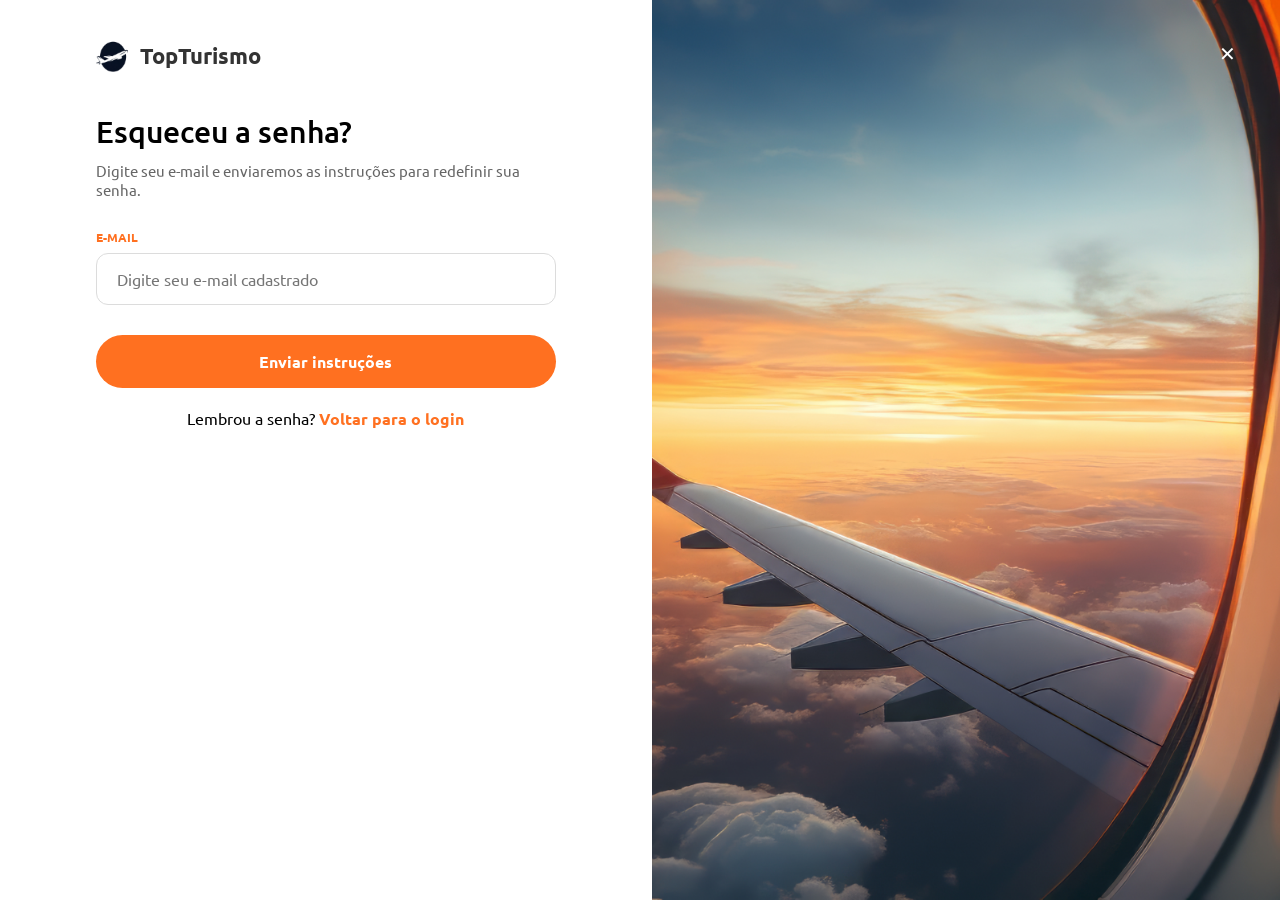
<file: pages/esqueci-senha.html>
<!DOCTYPE html>
<html lang="pt-br">

<head>
    <meta charset="UTF-8">
    <meta name="viewport" content="width=device-width, initial-scale=1.0">
    <title>Esqueci minha senha - TopTurismo</title>
    <link rel="stylesheet" href="../assets/css/login-cadastro.css">
    <link rel="shortcut icon" href="../assets/imagens/logo-favicon.ico" type="image/x-icon">
</head>

<body>
    <main class="container-principal">
        <section class="secao-login">
            <div class="conteudo-central">
                <header class="logotipo">
                    <a href="../index.html">
                        <img src="../assets/imagens/logo-favicon.ico" alt="Logo">
                        <span>TopTurismo</span>
                    </a>
                </header>

                <h1 class="titulo-principal">Esqueceu a senha?</h1>
                <p class="subtitulo">Digite seu e-mail e enviaremos as instruções para redefinir sua senha.</p>

                <p id="mensagem-erro" style="color: red; display: none;"></p>

                <form method="POST" action="../php/esqueci-senha.php">
                    <div class="campo-entrada">
                        <label>E-mail</label>
                        <input type="email" name="email" placeholder="Digite seu e-mail cadastrado" required>
                    </div>

                    <button type="submit" class="botao-continuar">Enviar instruções</button>
                </form>

                <div class="extra">
                    Lembrou a senha? <a href="./login.html">Voltar para o login</a>
                </div>
            </div>
        </section>

        <section class="secao-hero-imagem">
            <a href="../index.html" class="botao-fechar-tela" title="Sair">✕</a>
        </section>
    </main>
</body>

</html>
</file>
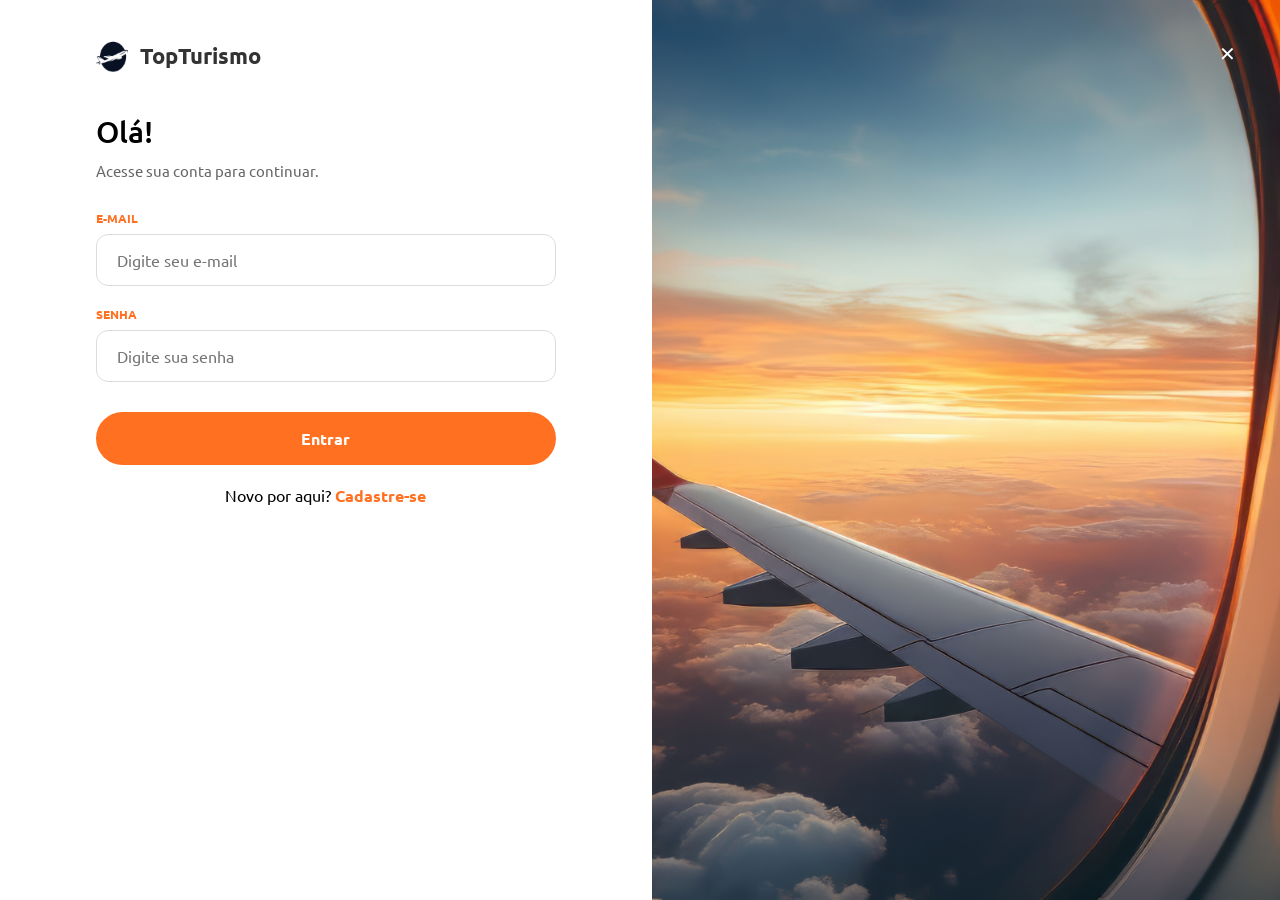
<file: pages/login.html>
<!DOCTYPE html>
<html lang="pt-br">
<head>
    <meta charset="UTF-8">
    <meta name="viewport" content="width=device-width, initial-scale=1.0">
    <title>Login - TopTurismo</title>
    <link rel="stylesheet" href="../assets/css/login-cadastro.css">
    <link rel="shortcut icon" href="../assets/imagens/logo-favicon.ico" type="image/x-icon">
</head>
<body>
    <main class="container-principal">
        <section class="secao-login">
            <div class="conteudo-central">
                <header class="logotipo">
                    <a href="../index.html">
                        <img src="../assets/imagens/logo-favicon.ico" alt="Logo">
                        <span>TopTurismo</span>
                    </a>
                </header>

                <h1 class="titulo-principal">Olá!</h1>
                <p class="subtitulo">Acesse sua conta para continuar.</p>

                <p id="mensagem-erro" style="color: red; display: none;"></p>

                <form method="POST" action="../php/login.php">
                    <div class="campo-entrada">
                        <label>E-mail</label>
                        <input type="email" name="email" placeholder="Digite seu e-mail" required>
                    </div>

                    <div class="campo-entrada">
                        <label>Senha</label>
                        <input type="password" name="senha" placeholder="Digite sua senha" required>
                    </div>

                    <button type="submit" class="botao-continuar">Entrar</button>
                </form>

                <div class="extra">
                    Novo por aqui? <a href="./cadastro.html">Cadastre-se</a>
                </div>
            </div>
        </section>

        <section class="secao-hero-imagem">
            <a href="../index.html" class="botao-fechar-tela" title="Sair">✕</a>
        </section>
    </main>

    <script>
        const params = new URLSearchParams(window.location.search);
        if (params.get("erro")) {
            const msg = document.getElementById("mensagem-erro");
            msg.textContent = "E-mail ou senha incorretos.";
            msg.style.display = "block";
        }
    </script>
</body>
</html>
</file>
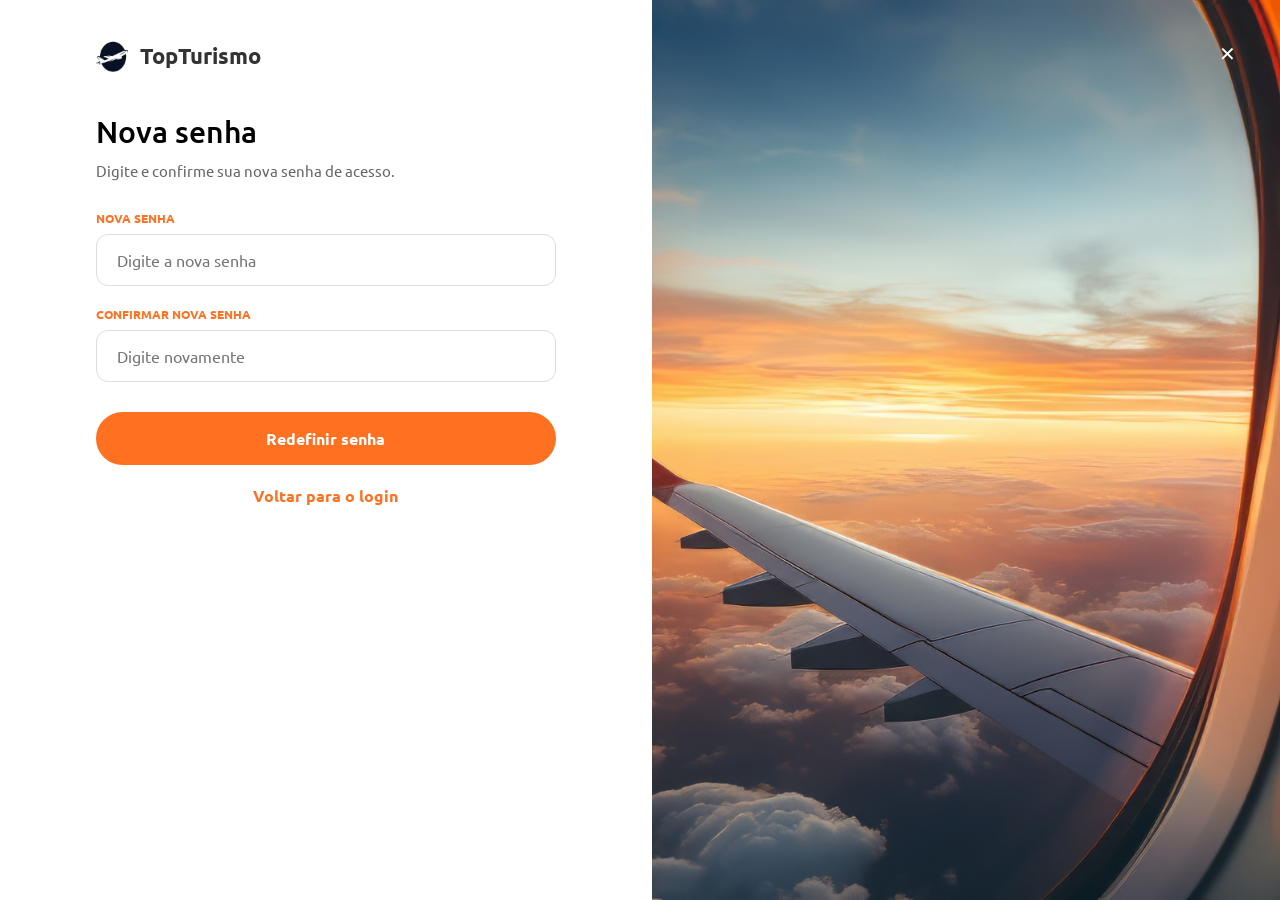
<file: pages/redefinir-senha.html>
<!DOCTYPE html>
<html lang="pt-br">

<head>
    <meta charset="UTF-8">
    <meta name="viewport" content="width=device-width, initial-scale=1.0">
    <title>Redefinir senha - TopTurismo</title>
    <link rel="stylesheet" href="../assets/css/login-cadastro.css">
    <link rel="shortcut icon" href="../assets/imagens/logo-favicon.ico" type="image/x-icon">
</head>

<body>
    <main class="container-principal">
        <section class="secao-login">
            <div class="conteudo-central">
                <header class="logotipo">
                    <a href="../index.html">
                        <img src="../assets/imagens/logo-favicon.ico" alt="Logo">
                        <span>TopTurismo</span>
                    </a>
                </header>

                <h1 class="titulo-principal">Nova senha</h1>
                <p class="subtitulo">Digite e confirme sua nova senha de acesso.</p>

                <p id="mensagem-erro" style="color: red; display: none;"></p>

                <form method="POST" action="../php/redefinir-senha.php" id="form-redefinir">
                    <input type="hidden" name="token" id="token">

                    <div class="campo-entrada">
                        <label>Nova senha</label>
                        <input type="password" name="senha" id="senha" placeholder="Digite a nova senha" required minlength="6">
                    </div>

                    <div class="campo-entrada">
                        <label>Confirmar nova senha</label>
                        <input type="password" name="confirmar_senha" id="confirmar_senha" placeholder="Digite novamente" required minlength="6">
                    </div>

                    <button type="submit" class="botao-continuar">Redefinir senha</button>
                </form>

                <div class="extra">
                    <a href="./login.html">Voltar para o login</a>
                </div>
            </div>
        </section>

        <section class="secao-hero-imagem">
            <a href="../index.html" class="botao-fechar-tela" title="Sair">✕</a>
        </section>
    </main>

    <script>
        const params = new URLSearchParams(window.location.search);
        const token = params.get('token');
        document.getElementById('token').value = token || '';

        document.getElementById('form-redefinir').addEventListener('submit', function (e) {
            const senha = document.getElementById('senha').value;
            const confirmar = document.getElementById('confirmar_senha').value;
            const mensagemErro = document.getElementById('mensagem-erro');

            if (senha !== confirmar) {
                e.preventDefault();
                mensagemErro.textContent = 'As senhas não coincidem.';
                mensagemErro.style.display = 'block';
            }
        });
    </script>
</body>

</html>
</file>
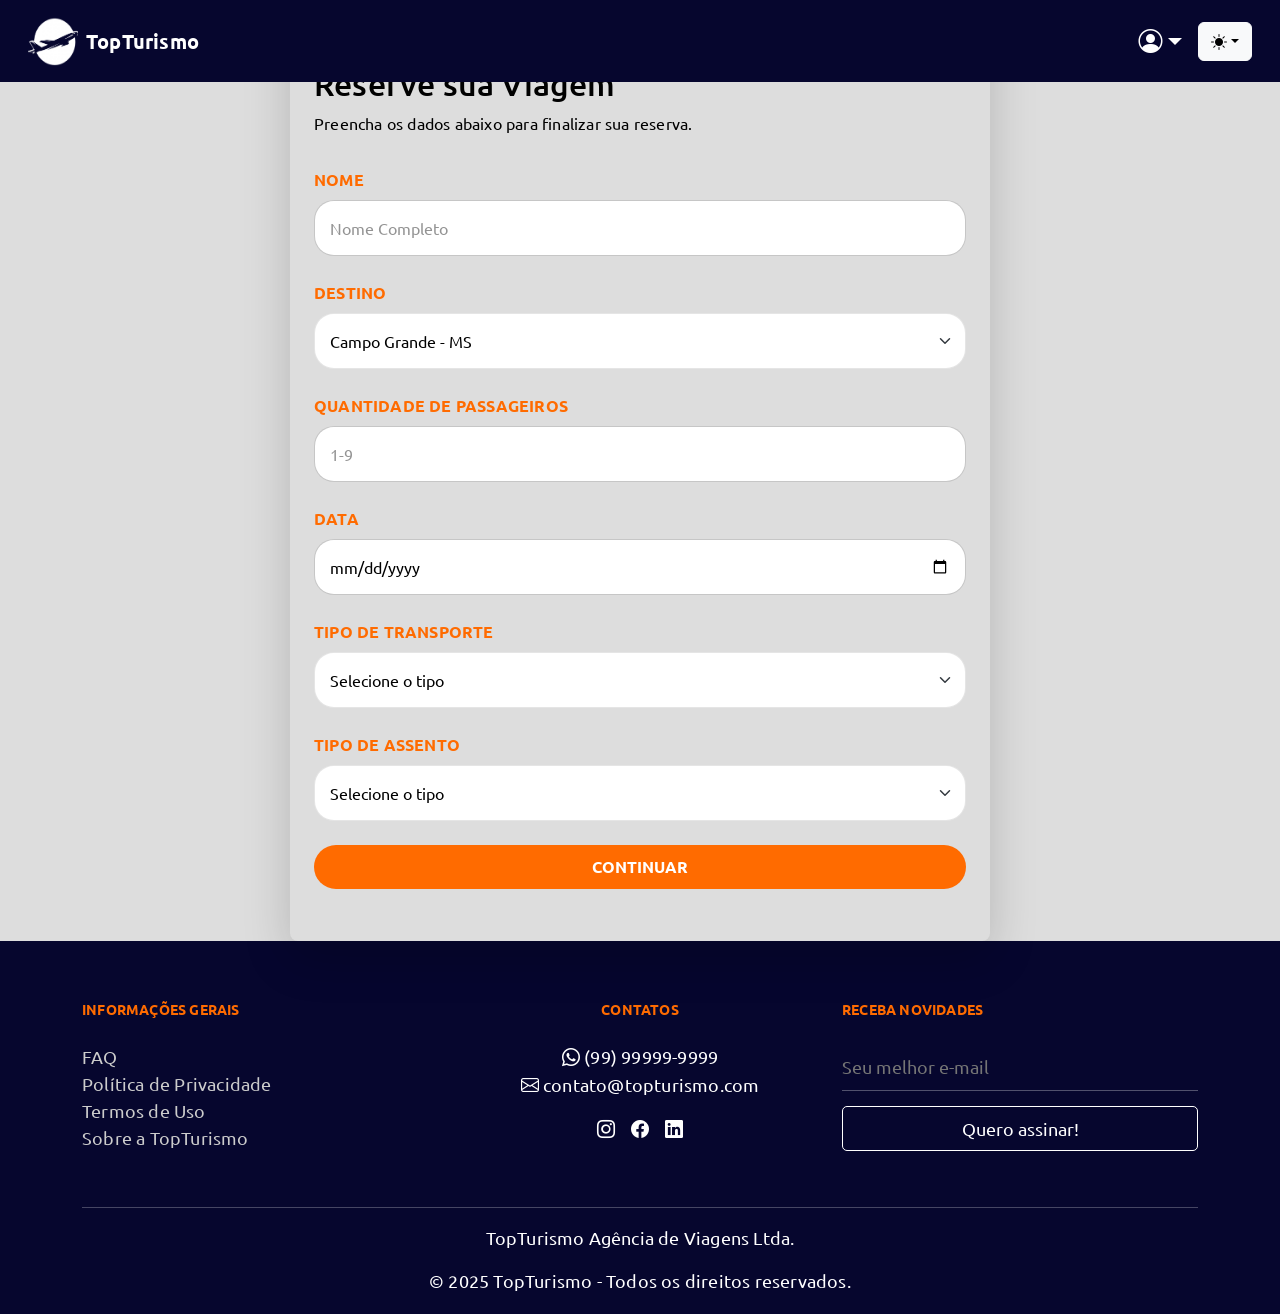
<file: pages/reservas.html>
<!DOCTYPE html>
<html lang="pt-BR">

<head>
    <meta charset="UTF-8">
    <meta name="viewport" content="width=device-width, initial-scale=1.0">
    <title>TopTurismo - Reservas</title>

    <link href="https://cdn.jsdelivr.net/npm/bootstrap@5.3.8/dist/css/bootstrap.min.css" rel="stylesheet"
        crossorigin="anonymous">
    <link rel="shortcut icon" href="../assets/imagens/logo-favicon.ico" type="image/x-icon">
    <link rel="stylesheet" href="https://cdn.jsdelivr.net/npm/bootstrap-icons@1.11.3/font/bootstrap-icons.min.css">
    <link rel="stylesheet" href="../assets/css/style.css">
</head>

<body class="pagina-reservas">
    <header>
        <nav class="navbar fixed-top navbar-expand-lg custom-bg p-3">

            <div class="container-fluid d-flex align-items-center flex-wrap">

                <div class="d-flex align-items-center">
                    <a href="../index.html"><img src="../assets/imagens/logo-white.png" width="50" height="50"></a>
                    <a href="../index.html" class="text-a ms-2 logo-texto">TopTurismo</a>
                </div>

                <div class="d-flex align-items-center ms-auto gap-3">
                    <div class="dropdown">
                        <a href="#" class="text-white fs-4 user-icon dropdown-toggle" id="userAuthMenu" role="button"
                            data-bs-toggle="dropdown" aria-expanded="false">
                            <i class="bi bi-person-circle"></i>
                        </a>
                        <ul class="dropdown-menu dropdown-menu-end" id="userAuthMenuList">
                            <li><a class="dropdown-item" href="login.html"><i
                                        class="bi bi-box-arrow-in-right me-2"></i>Entrar</a></li>
                            <li><a class="dropdown-item" href="cadastro.html"><i
                                        class="bi bi-person-plus me-2"></i>Cadastre-se</a></li>
                        </ul>
                    </div>

                    <div class="dropdown">
                        <button class="btn btn-light dropdown-toggle" type="button" id="temaMenu"
                            data-bs-toggle="dropdown">
                            <i class="bi bi-circle-half"></i> Tema
                        </button>

                        <ul class="dropdown-menu dropdown-menu-end">
                            <li>
                                <a class="dropdown-item" onclick="setTheme('light')">
                                    <i class="bi bi-sun-fill me-2"></i>Claro
                                </a>
                            </li>
                            <li>
                                <a class="dropdown-item" onclick="setTheme('dark')">
                                    <i class="bi bi-moon-fill me-2"></i>Escuro
                                </a>
                            </li>
                        </ul>
                    </div>
                </div>

            </div>

        </nav>
    </header>

    <main class="d-flex justify-content-center align-items-center min-vh-100">
        <form id="reservaForm" class=" shadow-lg w-100 p-3 rounded-3" style="max-width: 700px;">
            <div class="p-2 form-info">
                <a href="../index.html" class="btn-voltar">
                    <i class="bi bi-arrow-left-circle"></i> Voltar
                </a>
            </div>
            <div class="p-2">
                <h2>Reserve sua Viagem</h2>
                <p>Preencha os dados abaixo para finalizar sua reserva.</p>
            </div>
            <div class="mb-2 p-2">
                <label for="nome" class="form-label">Nome </label>
                <input type="text" id="nome" class="form-control" placeholder="Nome Completo">
            </div>
            <div class="mb-2 p-2">
                <label for="destino" class="form-label">Destino</label>
                <select id="destino" class="form-select">
                    <option value="Campo Grande" data-distancia="878">Campo Grande - MS</option>
                    <option value="Curitiba" data-distancia="1.080">Curitiba - PR</option>
                    <option value="Fernando de Noronha" data-distancia="2155">Fernando de Noronha - PE</option>
                    <option value="Florianópolis" data-distancia="1315">Florianópolis - SC</option>
                    <option value="Fortaleza" data-distancia="1688">Fortaleza - CE</option>
                    <option value="Foz do Iguaçu" data-distancia="1276">Foz do Iguaçu - PR</option>
                    <option value="Goiânia" data-distancia="200">Goiânia - GO</option>
                    <option value="Gramado" data-distancia="1540">Gramado - RS</option>
                    <option value="Jericoacoara" data-distancia="1650">Jericoacoara - CE</option>
                    <option value="Lençóis Maranhenses" data-distancia="1526">Lençóis Maranhenses - MA</option>
                    <option value="Maceió" data-distancia="1485">Maceió - AL</option>
                    <option value="Manaus" data-distancia="1937">Manaus - AM</option>
                    <option value="Porto Alegre" data-distancia="1620">Porto Alegre - RS</option>
                    <option value="Rio de Janeiro" data-distancia="932">Rio de Janeiro - RJ</option>
                    <option value="Salvador" data-distancia="1058">Salvador - BA</option>
                    <option value="São Paulo" data-distancia="875">São Paulo - SP</option>
                </select>
            </div>
            <div class="mb-2 p-2">
                <label for="passageiros" class="form-label">Quantidade de passageiros</label>
                <input type="number" id="passageiros" class="form-control" min="1" max="9" placeholder="1-9" required>
            </div>
            <div class="mb-2 p-2">
                <label for="data" class="form-label">Data</label>
                <input type="date" id="data" class="form-control" required>
            </div>
            <div class="mb-2 p-2">
                <label for="transporte" class="form-label">Tipo de Transporte</label>
                <select id="transporte" class="form-select">
                    <option value="">Selecione o tipo</option>
                    <option value="Avião">Avião</option>
                    <option value="Ônibus">Ônibus</option>
                </select>
            </div>
            <div class="mb-2 p-2">
                <label for="assento" class="form-label">Tipo de assento</label>
                <select id="assento" class="form-select">
                    <option value="">Selecione o tipo</option>
                    <option value="Padrão">Padrão</option>
                    <option value="VIP">VIP</option>
                    <option value="Executiva">Executiva</option>
                </select>
            </div>

            <div class="mb-2 p-2">
                <button type="button" class="btn btn-custom w-100" id="btnConfirmar">CONTINUAR</button>
            </div>
            <div id="erro" class="text-center"></div>
        </form>


        <div id="resultado" class="card mt-4 p-4 d-none">
            <a href="./reservas.html" class="btn-voltar mb-3">
                <i class="bi bi-arrow-left-circle"></i> Voltar
            </a>
            <h4 class="mt-3 text-center mb-3">Confirme sua Reserva</h4>
            <p id="resumo" class="mb-3 text-center"></p>
            <button class="btn btn-custom mb-3 text-center" id="novaReserva">Confirmar reserva</button>
        </div>
    </main>

    <footer class="footer-principal">
        <div class="container">
            <div class="row">
                <div class="col-md-4 mb-4">
                    <h5>Informações Gerais</h5>
                    <ul class="footer-links">
                        <li><a href="#">FAQ</a></li>
                        <li><a href="#">Política de Privacidade</a></li>
                        <li><a href="#">Termos de Uso</a></li>
                        <li><a href="#">Sobre a TopTurismo</a></li>
                    </ul>
                </div>

                <div class="col-md-4 mb-4 text-center">
                    <h5>Contatos</h5>
                    <div class="footer-contact-item">
                        <i class="bi bi-whatsapp"></i> <span>(99) 99999-9999</span>
                    </div>
                    <div class="footer-contato-item">
                        <i class="bi bi-envelope"></i> <span>contato@topturismo.com</span>
                    </div>
                    <div class="d-flex justify-content-center gap-3 mt-3 social-icons-pro">
                        <a href="#"><i class="bi bi-instagram"></i></a>
                        <a href="#"><i class="bi bi-facebook"></i></a>
                        <a href="#"><i class="bi bi-linkedin"></i></a>
                    </div>
                </div>

                <div class="col-md-4 mb-4">
                    <h5>Receba Novidades</h5>
                    <div class="newsletter-form">
                        <input type="email" placeholder="Seu melhor e-mail" class="footer-input">
                        <button class="footer-btn">Quero assinar!</button>
                    </div>
                </div>
            </div>

            <hr class="footer-divisor">

            <div class="row">
                <div class="col-12 text-center footer-bottom">
                    <p>TopTurismo Agência de Viagens Ltda. </p>
                    <p class="mb-0">&copy; 2025 TopTurismo - Todos os direitos reservados.</p>
                </div>
            </div>
        </div>
    </footer>

    <script src="https://cdn.jsdelivr.net/npm/bootstrap@5.3.8/dist/js/bootstrap.bundle.min.js"></script>
    <script src="../assets/js/script.js"></script>
</body>

</html>
</file>
<file: assets/css/style.css>
@import url('https://fonts.googleapis.com/css2?family=Ubuntu:wght@300;400;500;700&display=swap');

/* =========================================================
   VARIÁVEIS GERAIS
   ========================================================= */
:root {
  --bg: #ffffff;
  --text: #000000;
  --text-muted: #666666;
  --text-soft: #6b7280;
  --text-inverse: #ffffff;

  --primary: #070f1f;
  --primary-hover: #06062e;

  --card-bg: #ffffff;
  --reservation-card-bg: #ffffff;
  --input-bg: #ffffff;

  --btn-bg: #ff6b00;
  --btn-hover: var(--primary-hover);

  --border: #000000;
  --border-subtle: rgba(0, 0, 0, 0.10);
  --border-soft: rgba(0, 0, 0, 0.05);

  --surface-soft: rgba(7, 15, 31, 0.025);
  --surface-header: rgba(7, 15, 31, 0.035);

  --bg-mobile: #ffffff;
  --reservation-page-bg: rgba(189, 189, 189, 0.514);
  --footer-muted: #cccccc;
  --accent-star: #ffcc00;
  --success: #159447;
  --error: rgb(236, 81, 81);

  --shadow-card: 0 10px 30px rgba(0, 0, 0, 0.10);
  --shadow-reservation: 0 18px 45px rgba(0, 0, 0, 0.16);
}

.dark-mode {
  --bg: #000000;
  --text: #f5f5f5;
  --text-muted: #bbbbbb;
  --text-soft: #b9bec9;
  --text-inverse: #ffffff;

  --primary: #070f1f;
  --primary-hover: #06062e;

  --card-bg: #1a1f2c;
  --reservation-card-bg: #0b1425;
  --input-bg: #070f1f;

  --btn-bg: #ff6b00;
  --btn-hover: var(--primary-hover);

  --border: #ffffff;
  --border-subtle: rgba(255, 255, 255, 0.10);
  --border-soft: rgba(255, 255, 255, 0.10);

  --surface-soft: rgba(255, 255, 255, 0.035);
  --surface-header: rgba(255, 255, 255, 0.035);

  --bg-mobile: #070f1f;
  --reservation-page-bg: #050505;
  --footer-muted: #cccccc;
  --accent-star: #ffcc00;
  --success: #159447;
  --error: rgb(236, 81, 81);
}

/* =========================================================
   BASE
   ========================================================= */
body {
  background-color: var(--bg);
  color: var(--text);
  font-family: 'Ubuntu', sans-serif;
  margin: 0;
  letter-spacing: 0.2px;
}

.navbar,
.custom-bg {
  background-color: var(--primary-hover) !important;
}

.text-a {
  color: var(--text-inverse);
  text-decoration: none;
  font-size: 20px;
  font-weight: 600;
  font-family: 'Ubuntu', sans-serif;
}

.logo-texto,
.logo-texto:hover {
  color: var(--text-inverse);
}

.busca-caixa input {
  padding: 8px 15px;
  border-radius: 20px;
  border: none;
  outline: none;
  width: 400px;
  transition: 0.3s;
}

.busca-caixa input:focus {
  width: 500px;
}

.user-icon {
  transition: 0.3s;
  display: flex;
  align-items: center;
  text-decoration: none;
}

.user-icon:hover {
  color: var(--btn-bg) !important;
}

.dropdown-menu {
  background-color: var(--primary);
  color: var(--text);
  border-color: var(--primary);
}

.dropdown-item {
  color: var(--text-inverse);
}

.dropdown-item:hover,
.dropdown-menu:hover {
  color: var(--btn-bg);
}

section[id] {
  scroll-margin-top: 90px;
}

.img-opacidade {
  filter: brightness(60%);
}

.carousel-item img {
  transition: transform 1s;
}

.carousel-caption {
  top: 50%;
  bottom: auto;
  transform: translateY(-50%);
  text-align: center;
  padding: 0 10px;
}

.carousel-caption h3 {
  font-size: clamp(2rem, 10vw, 5rem);
  letter-spacing: 1px;
  text-shadow: 2px 2px 10px rgba(0, 0, 0, 0.7);
  margin: 0;
}

.btn-custom {
  background-color: var(--btn-bg);
  border-radius: 40px;
  padding: 10px;
  transition: 0.3s;
  border: none;
  color: var(--text-inverse);
  font-weight: bold;
}

.btn-custom:hover {
  background-color: var(--btn-hover);
  color: var(--text-inverse);
}

/* =========================================================
   SEÇÃO DE INTRODUÇÃO / DESTINOS
   ========================================================= */
.secao-intro {
  background-color: var(--bg);
  border-bottom: 1px solid var(--border-soft);
}

.text-custom-orange {
  color: var(--btn-bg);
}

.secao-intro-h2,
.secao-intro h4 {
  color: var(--text);
}

.secao-intro h4 {
  font-weight: 700;
  font-size: 1rem;
}

.secao-intro p {
  color: var(--text-muted);
}

#destinos a {
  text-transform: uppercase;
}

.card-destino-custom {
  border: none !important;
  border-radius: 8px !important;
  overflow: hidden;
  position: relative;
  box-shadow: var(--shadow-card);
  background-color: var(--card-bg);
}

.card-img-container {
  position: relative;
  width: 100%;
  overflow: hidden;
  height: 285px;
  border-radius: 8px;
}

.preco-badges {
  position: absolute;
  top: 25px;
  right: 25px;
  display: flex;
  align-items: center;
  gap: 7px;
  z-index: 2;
}

.preco-badge,
.ida-badge {
  display: inline-flex;
  align-items: center;
  gap: 4px;
  min-height: 34px;
  padding: 5px 11px;
  border-radius: 20px;
  font-weight: 700;
  font-size: 0.88rem;
  white-space: nowrap;
}

.preco-badge {
  background-color: rgba(0, 0, 0, 0.72);
  color: var(--text-inverse);
}

.ida-badge {
  background-color: rgba(255, 255, 255, 0.94);
  color: #111827;
}

.ida-badge i {
  color: var(--btn-bg);
}

.card-img-top {
  width: 100%;
  height: 100%;
  object-fit: cover;
  filter: brightness(60%);
}

.card-info-fixa {
  position: absolute;
  top: 58px;
  left: 0;
  width: 100%;
  padding: 18px 25px;
  z-index: 2;
}

.nome-destino-overlay {
  color: var(--text-inverse) !important;
  font-weight: 700;
  font-size: clamp(1.1rem, 3.2vw, 1.5rem);
  margin: 0;
  letter-spacing: 1px;
  padding-right: 20px;
  max-width: 72%;
}

.avaliacao-estrelas {
  color: var(--accent-star);
  font-size: 15px;
}

.card-overlay {
  position: absolute;
  inset: 0;
  background: rgba(0, 0, 0, 0.89);
  display: flex;
  justify-content: center;
  align-items: center;
  opacity: 0;
  transition: opacity 0.3s;
  z-index: 3;
  padding: 30px;
}

.card-img-container:hover .card-overlay {
  opacity: 1;
}

.overlay-conteudo {
  text-align: center;
  transform: translateY(20px);
  transition: transform 0.4s ease;
}

.descricao-destino {
  color: var(--text-inverse);
  font-size: 1rem;
  margin-bottom: 25px;
  line-height: 1.5;
}

.card-overlay .descricao-destino {
  display: none;
}

.btn-ver-mais {
  min-width: 145px;
  border: 1px solid rgba(255,255,255,.35);
}

.btn-ver-mais:hover {
  transform: translateY(-2px);
}


/* =========================================================
   FILTROS DE DESTINOS + CARROSSEL
   ========================================================= */
.destinos-filtros {
  display:flex; align-items:center; justify-content:center; gap:12px; flex-wrap:wrap;
}
.destinos-filtros .busca-caixa, .filtro-destinos {
  position:relative; display:flex; align-items:center; min-height:48px;
  background:var(--card-bg); border:1px solid var(--border-subtle);
  border-radius:14px; box-shadow:0 8px 22px rgba(0,0,0,.06);
}
.destinos-filtros .busca-caixa { width:min(520px,100%); padding:0 16px; }
.destinos-filtros .busca-caixa i, .filtro-destinos > i { color:var(--btn-bg); font-size:1rem; flex:0 0 auto; }
.destinos-filtros .busca-caixa input { width:100%; border:0; outline:0; background:transparent; color:var(--text); padding:11px 10px; font-size:.95rem; }
.destinos-filtros .busca-caixa input::placeholder { color:var(--text-soft); }
.filtro-destinos { padding:0 8px 0 14px; gap:8px; position:relative; }
.filtro-destinos-btn { border:0; outline:0; background:transparent; color:var(--text); padding:11px 34px 11px 2px; font-weight:600; min-width:190px; text-align:left; }
.filtro-destinos-btn:hover, .filtro-destinos-btn:focus, .filtro-destinos-btn.show { color:var(--btn-bg); background:transparent; box-shadow:none; }
.filtro-destinos-menu { min-width:220px; margin-top:6px !important; padding:7px; background-color:var(--primary); border:1px solid var(--border-subtle); border-radius:12px; box-shadow:var(--shadow-card); }
.filtro-destinos-menu .dropdown-item { color:var(--text-inverse); border-radius:8px; padding:9px 12px; font-weight:500; text-transform:none; text-align:left; background:transparent; }
.filtro-destinos-menu .dropdown-item:hover, .filtro-destinos-menu .dropdown-item:focus, .filtro-destinos-menu .dropdown-item.active { color:var(--btn-bg); background:rgba(255,107,0,.10); }
.filtro-destinos-menu .dropdown-item.active::after { content:"\F26E"; font-family:"bootstrap-icons"; float:right; }
.dark-mode .filtro-destinos-menu { background-color:var(--card-bg); }
.dark-mode .filtro-destinos-menu .dropdown-item { color:var(--text); }
.dark-mode .filtro-destinos-menu .dropdown-item:hover, .dark-mode .filtro-destinos-menu .dropdown-item:focus, .dark-mode .filtro-destinos-menu .dropdown-item.active { color:var(--btn-bg); background:rgba(255,107,0,.12); }
.destino-modal-carousel, .destino-modal-carousel .carousel-inner, .destino-modal-carousel .carousel-item { height:100%; }
.destino-modal-carousel .carousel-item img, .destino-modal-carousel .destino-modal-foto-placeholder { width:100%; height:100%; object-fit:cover; display:flex; align-items:center; justify-content:center; }
.destino-modal-foto-placeholder { background:linear-gradient(135deg, var(--surface-soft), rgba(255,107,0,.08)); color:var(--text-soft); flex-direction:column; gap:8px; font-weight:700; }
.destino-modal-foto-placeholder i { font-size:2rem; color:var(--btn-bg); }
.destino-modal-carousel .carousel-indicators { margin-bottom:12px; z-index:4; }
.destino-modal-carousel .carousel-indicators [data-bs-target] { width:8px; height:8px; border-radius:50%; border:0; }
.destino-modal-carousel .carousel-control-prev, .destino-modal-carousel .carousel-control-next { z-index:4; width:12%; }
.destino-modal-imagem-overlay { z-index:2; pointer-events:none; }
.destino-modal-titulo-overlay { z-index:3; }

/* =========================================================
   RESERVA GENÉRICA + MODAL DE DESTINO
   ========================================================= */
.reserva-generica {
  background: linear-gradient(180deg, transparent, var(--surface-soft));
}

.reserva-generica-card {
  padding: 46px;
  border-radius: 24px;
  background: var(--card-bg);
  border: 1px solid var(--border-subtle);
  box-shadow: var(--shadow-card);
}

.reserva-generica-kicker,
.destino-modal-kicker {
  display: block;
  color: var(--btn-bg);
  font-size: .75rem;
  font-weight: 800;
  letter-spacing: 1.5px;
  margin-bottom: 8px;
}

.reserva-generica h2 { color: var(--text); }
.reserva-generica p { color: var(--text-muted); }

.reserva-generica-beneficios {
  display: flex;
  flex-wrap: wrap;
  gap: 10px 18px;
  color: var(--text-soft);
  font-size: .9rem;
}

.reserva-generica-beneficios span { display: inline-flex; align-items: center; gap: 7px; }
.reserva-generica-beneficios i { color: var(--success); }

.destino-modal-content {
  background: var(--card-bg);
  color: var(--text);
  border: 1px solid var(--border-subtle);
  border-radius: 14px;
  overflow: hidden;
  box-shadow: 0 25px 70px rgba(0,0,0,.3);
}

.destino-modal-imagem-wrap {
  position: relative;
  height: 320px;
  margin-top: 8px;
  border-radius: 8px;
  overflow: hidden;
}

.destino-modal-imagem-wrap img { width:100%; height:100%; object-fit:cover; display:block; }
.destino-modal-imagem-overlay { position:absolute; inset:0; background:linear-gradient(180deg, rgba(0,0,0,.05), rgba(0,0,0,.75)); }
.destino-modal-titulo-overlay { position:absolute; left:26px; right:26px; bottom:22px; color:#fff; }
.destino-modal-titulo-overlay h2 { margin:0; font-weight:800; font-size:clamp(1.6rem,4vw,2.4rem); }

.destino-modal-resumo {
  display:grid; grid-template-columns:repeat(3,minmax(0,1fr)); gap:12px; margin-top:18px;
}
.destino-modal-info { padding:15px; border:1px solid var(--border-subtle); border-radius:14px; background:var(--surface-soft); }
.destino-modal-info span, .destino-modal-info small { display:block; color:var(--text-soft); font-size:.75rem; }
.destino-modal-info span i { color:var(--btn-bg); margin-right:5px; }
.destino-modal-info strong { display:block; margin:3px 0; font-size:1.05rem; color:var(--text); }
.destino-modal-descricao { padding:22px 2px 10px; }
.destino-modal-descricao p { color:var(--text-muted); line-height:1.65; margin:0; }
.destino-modal-localizacao { display:flex; align-items:center; justify-content:space-between; gap:20px; padding:17px; border-radius:15px; background:var(--surface-soft); border:1px solid var(--border-subtle); }
.destino-modal-localizacao strong { display:block; color:var(--text); }
.destino-modal-localizacao p { margin:3px 0 0; color:var(--text-soft); font-size:.85rem; }
.dark-mode .destino-modal-localizacao .btn-outline-dark { color:var(--text); border-color:var(--border-subtle); }
/* Botão do Google Maps no modal de detalhes */
.google-maps-icon {
  width: 28px;
  height: 28px;
  display: inline-block;
  object-fit: contain;
  vertical-align: middle;
}
#destinoModalMaps {
  width: 48px;
  height: 48px;
  min-width: 48px;
  padding: 8px;
  display: inline-flex;
  align-items: center;
  justify-content: center;
  border-radius: 50% !important;
  background: var(--card-bg);
}
#destinoModalMaps:hover {
  transform: translateY(-1px);
}


/* =========================================================
   LINKS E FORMULÁRIOS GERAIS
   ========================================================= */
a {
  color: var(--text);
  text-decoration: none;
}

a:hover {
  color: var(--btn-bg);
}

.form-label {
  color: var(--btn-bg);
  text-transform: uppercase;
  font-weight: bold;
}

.form-control,
.form-select {
  background-color: var(--input-bg);
  color: var(--text);
  border-radius: 20px;
  padding: 15px;
  border-color: var(--border-subtle);
}

.form-control:focus,
.form-select:focus {
  background-color: var(--input-bg);
  color: var(--text);
  border-color: var(--btn-bg);
  box-shadow: 0 0 0 0.15rem rgba(255, 107, 0, 0.15);
}

.form-control::placeholder {
  color: var(--text-muted);
  opacity: 0.7;
}

.btn-voltar:hover {
  color: var(--btn-bg);
}

#erro {
  color: var(--error);
  padding: 10px;
  border-radius: 10px;
}

/* =========================================================
   PÁGINA / CARDS GERAIS
   ========================================================= */
.pagina-reservas {
  background-color: var(--reservation-page-bg);
}

.dark-mode.pagina-reservas {
  background-color: var(--reservation-page-bg);
}

.card {
  background-color: var(--card-bg);
  color: var(--text);
  box-shadow: var(--shadow-card);
}

.profile-header {
  background-color: var(--card-bg);
  border-bottom: 1px solid var(--border-soft);
  padding: 60px 0;
  margin-top: 80px;
}

.profile-img-container {
  position: relative;
  width: 120px;
  height: 120px;
  margin: 0 auto;
}

.profile-img-container i {
  font-size: 100px;
  color: var(--btn-bg);
}

.edit-photo-btn {
  position: absolute;
  bottom: 5px;
  right: 5px;
  background-color: var(--primary);
  color: var(--text-inverse);
  border-radius: 50%;
  width: 35px;
  height: 35px;
  display: flex;
  align-items: center;
  justify-content: center;
  border: 2px solid var(--bg);
  transition: 0.3s;
}

.edit-photo-btn:hover {
  background-color: var(--btn-bg);
}

.list-group-item {
  background-color: var(--card-bg);
  color: var(--text);
  border: 1px solid var(--border-soft);
  padding: 15px 20px;
  transition: 0.3s;
}

.list-group-item.active {
  background-color: var(--btn-bg) !important;
  border-color: var(--btn-bg) !important;
}

.list-group-item:hover:not(.active) {
  background-color: var(--primary);
  color: var(--text-inverse);
}

.reserva-card {
  border-left: 5px solid var(--btn-bg);
  transition: 0.3s;
}

.reserva-card:hover {
  transform: translateX(5px);
}

/* =========================================================
   RODAPÉ
   ========================================================= */
.footer-principal {
  background-color: var(--primary-hover);
  color: var(--text-inverse);
  padding: 60px 0 20px;
  font-size: 18px;
}

.footer-principal h5 {
  font-size: 0.85rem;
  font-weight: 700;
  text-transform: uppercase;
  color: var(--btn-bg);
  margin-bottom: 25px;
}

.footer-links {
  list-style: none;
  padding: 0;
}

.footer-links a {
  color: var(--footer-muted) !important;
  transition: 0.3s;
}

.social-icons-pro i {
  color: var(--text-inverse);
}

.footer-links a:hover {
  color: var(--text-inverse) !important;
  padding-left: 5px;
}

.footer-input {
  background: transparent;
  border: none;
  border-bottom: 1px solid rgba(255, 255, 255, 0.3);
  color: var(--text-inverse);
  width: 100%;
  padding: 10px 0;
  margin-bottom: 15px;
  outline: none;
}

.footer-input:focus {
  border-bottom-color: var(--btn-bg);
}

.footer-btn {
  background: transparent;
  border: 1px solid var(--text-inverse);
  color: var(--text-inverse);
  padding: 8px 20px;
  border-radius: 5px;
  width: 100%;
  transition: 0.3s;
}

.footer-btn:hover {
  background: var(--text-inverse);
  color: var(--primary-hover);
}

.menu-mobile-item {
  color: inherit;
  text-decoration: none;
  transition: background-color 0.2s;
}

.menu-mobile-item:hover {
  background-color: var(--surface-soft);
}

/* =========================================================
   ÁREA DE RESERVA
   O formulário e o card de confirmação usam a mesma
   variável --reservation-card-bg nos dois temas.
   ========================================================= */
.reserva-main {
  min-height: calc(100vh - 80px);
  width: 100%;
  padding: 105px 20px 70px;
  display: flex;
  flex-direction: column;
  align-items: center;
  justify-content: flex-start;
  gap: 24px;
}

.reserva-main #reservaForm {
  width: 100%;
  max-width: 700px;
  margin: 0;
  padding: 20px;
  background-color: var(--reservation-card-bg);
  color: var(--text);
  border: 1px solid var(--border-subtle);
  border-radius: 16px;
  box-shadow: var(--shadow-reservation);
}

.reserva-main #reservaForm .form-control,
.reserva-main #reservaForm .form-select {
  background-color: var(--input-bg);
  color: var(--text);
  border: 1px solid var(--border-subtle);
}

.reserva-main #reservaForm .form-control::placeholder {
  color: var(--text-soft);
  opacity: 1;
}

.reserva-main #reservaForm .form-label {
  color: var(--btn-bg);
}

.reserva-main #reservaForm .form-control:focus,
.reserva-main #reservaForm .form-select:focus {
  background-color: var(--input-bg);
  color: var(--text);
  border-color: var(--btn-bg);
  box-shadow: 0 0 0 0.15rem rgba(255, 107, 0, 0.15);
}

.reserva-confirmacao {
  width: 100%;
  max-width: 700px;
  margin: 0;
  padding: 26px;
  border: 1px solid var(--border-subtle);
  border-radius: 16px;
  overflow: hidden;
  background-color: var(--reservation-card-bg);
  color: var(--text);
  box-shadow: var(--shadow-reservation);
}

.reserva-voltar {
  display: inline-flex;
  align-items: center;
  gap: 6px;
  margin-bottom: 10px;
}

.reserva-titulo {
  text-align: center;
  padding: 4px 0 20px;
}

.reserva-titulo-kicker {
  display: block;
  color: var(--btn-bg);
  font-size: 0.72rem;
  font-weight: 800;
  letter-spacing: 1.5px;
  margin-bottom: 5px;
}

.reserva-titulo h4 {
  margin: 0;
  font-size: clamp(1.45rem, 3vw, 1.8rem);
  font-weight: 700;
}

.reserva-titulo p {
  margin: 6px 0 0;
  color: var(--text-soft);
  font-size: 0.92rem;
}

/* =========================================================
   LOCALIZAÇÃO DO DESTINO
   ========================================================= */
.reserva-localizacao {
  width: 100%;
  min-height: 150px;
  display: flex;
  flex-direction: column;
  margin: 4px 0 20px;
  overflow: hidden;
  border: 1px solid var(--border-subtle);
  border-radius: 14px;
  background-color: var(--reservation-card-bg);
  color: var(--text);
  text-decoration: none;
  box-shadow: 0 8px 22px rgba(7, 15, 31, 0.08);
  transition: transform 0.2s ease, border-color 0.2s ease, box-shadow 0.2s ease;
}

.reserva-localizacao:hover {
  color: var(--text);
  text-decoration: none;
  transform: translateY(-1px);
  border-color: var(--btn-bg);
  box-shadow: 0 12px 28px rgba(7, 15, 31, 0.14);
}

.reserva-localizacao-resultado {
  margin: 0 0 20px;
}

.reserva-localizacao-cabecalho {
  min-height: 48px;
  display: flex;
  align-items: center;
  justify-content: center;
  gap: 9px;
  padding: 10px 16px;
  background-color: var(--surface-header);
  border-bottom: 1px solid var(--border-subtle);
  color: var(--text);
  font-size: 0.82rem;
  font-weight: 800;
  letter-spacing: 1.3px;
}

.reserva-localizacao-cabecalho i {
  color: var(--btn-bg);
  font-size: 1rem;
}

.reserva-localizacao-conteudo {
  flex: 1;
  display: flex;
  align-items: center;
  gap: 14px;
  padding: 18px 20px;
}

.reserva-localizacao-icone {
  width: 46px;
  height: 46px;
  flex: 0 0 46px;
  display: grid;
  place-items: center;
  border-radius: 50%;
  background: rgba(255, 108, 27, 0.12);
  color: var(--btn-bg);
  font-size: 1.35rem;
}

.reserva-localizacao-texto {
  min-width: 0;
  flex: 1;
  display: flex;
  flex-direction: column;
  gap: 3px;
}

.reserva-localizacao-texto small {
  font-size: 0.66rem;
  font-weight: 800;
  letter-spacing: 1.2px;
  color: var(--text-soft);
}

.reserva-localizacao-texto strong {
  color: var(--text);
  font-size: 1.08rem;
  line-height: 1.3;
  overflow-wrap: anywhere;
}

.reserva-localizacao-link-wrap {
  display: inline-flex;
  align-items: center;
  gap: 7px;
  flex: 0 0 auto;
  color: var(--btn-bg);
  font-size: 0.78rem;
  font-weight: 700;
}

.reserva-localizacao-link {
  color: var(--btn-bg);
  font-size: 0.9rem;
}

/* =========================================================
   RESUMO DA RESERVA
   ========================================================= */
.resumo-reserva {
  display: flex;
  flex-direction: column;
  gap: 12px;
  margin: 0;
  text-align: left;
}

.reserva-info-grupo {
  display: grid;
  grid-template-columns: repeat(2, minmax(0, 1fr));
  gap: 12px;
  padding: 14px;
  border: 1px solid var(--border-subtle);
  border-radius: 12px;
  background-color: var(--surface-soft);
}

.resumo-item {
  min-width: 0;
  padding: 4px 7px;
  display: flex;
  flex-direction: column;
  gap: 5px;
}

.resumo-item strong {
  display: flex;
  align-items: center;
  gap: 7px;
  font-size: 0.88rem;
  font-weight: 700;
}

.resumo-item strong i {
  color: var(--btn-bg);
  font-size: 0.95rem;
}

.resumo-item span {
  color: var(--text);
  font-size: 0.98rem;
  line-height: 1.35;
  overflow-wrap: anywhere;
}

.resumo-largo {
  grid-column: 1 / -1;
}

.resumo-destino-link {
  display: inline-flex;
  align-items: center;
  gap: 8px;
  width: fit-content;
  max-width: 100%;
  color: var(--text);
  font-size: 0.98rem;
  font-weight: 600;
  text-decoration: none;
}

.resumo-destino-link:hover {
  color: var(--btn-bg);
  text-decoration: underline;
}

.resumo-destino-link i {
  flex: 0 0 auto;
  color: var(--btn-bg);
  font-size: 0.8rem;
}

.reserva-info-detalhes {
  grid-template-columns: repeat(2, minmax(0, 1fr));
}

.resumo-precos {
  margin-top: 18px;
  padding: 18px 4px 0;
  border-top: 1px solid var(--border-subtle);
}

.preco-linha,
.preco-total {
  display: flex;
  align-items: center;
  justify-content: space-between;
  gap: 20px;
}

.preco-linha {
  padding: 3px 0;
  font-size: 0.92rem;
}

.preco-linha strong {
  font-weight: 600;
}

.desconto-linha,
.desconto-linha strong {
  color: var(--success);
}

.preco-divisor {
  height: 1px;
  background-color: var(--border-subtle);
  margin: 9px 0;
}

.preco-total {
  font-size: 1.2rem;
  font-weight: 700;
}

.preco-total strong {
  color: var(--btn-bg);
  font-size: 1.35rem;
}

.reserva-confirmar-btn {
  margin-top: 20px;
  min-height: 48px;
  font-size: 0.95rem;
}

/* =========================================================
   IMAGENS DA RESERVA
   ========================================================= */
.reserva-imagem-form,
.reserva-imagem-resultado {
  position: relative;
  width: 100%;
  height: 190px;
  margin: 4px 0 20px;
  overflow: hidden;
  border-radius: 14px;
  box-shadow: 0 8px 22px rgba(7, 15, 31, 0.10);
  background-color: var(--primary);
}

.reserva-imagem-form img,
.reserva-imagem-resultado img {
  width: 100%;
  height: 100%;
  display: block;
  object-fit: cover;
}

.reserva-imagem-overlay {
  position: absolute;
  inset: 0;
  background: linear-gradient(180deg, rgba(0, 0, 0, 0.02) 20%, rgba(0, 0, 0, 0.62) 100%);
  pointer-events: none;
}

.reserva-imagem-legenda {
  position: absolute;
  left: 18px;
  right: 18px;
  bottom: 15px;
  z-index: 1;
  display: flex;
  align-items: center;
  gap: 8px;
  color: var(--text-inverse);
  font-size: 0.9rem;
  font-weight: 700;
  text-shadow: 0 1px 5px rgba(0, 0, 0, 0.35);
}

.reserva-imagem-legenda i {
  font-size: 1rem;
}


.reserva-destino-meta {
  display:grid; grid-template-columns:1.4fr 1fr 1fr; gap:10px; margin:0 0 20px;
}
.reserva-destino-meta-item { padding:14px 15px; border:1px solid var(--border-subtle); border-radius:13px; background:var(--surface-soft); }
.reserva-destino-meta-item span { display:block; color:var(--text-soft); font-size:.72rem; font-weight:700; text-transform:uppercase; letter-spacing:.8px; margin-bottom:4px; }
.reserva-destino-meta-item span i { color:var(--btn-bg); margin-right:4px; }
.reserva-destino-meta-item strong { color:var(--text); font-size:.98rem; }
.reserva-destino-meta-item small { color:var(--text-soft); font-weight:500; }
.reserva-destino-meta-resultado { margin-bottom:18px; }

/* =========================================================
   RESPONSIVO
   ========================================================= */
@media (max-width: 768px) {
  .img-opacidade {
    height: 400px;
    object-fit: cover;
  }

  .carousel-item img {
    height: 300px;
    object-fit: cover;
  }

  .logo-texto {
    display: none;
  }

  .busca-caixa input {
    width: 100px;
  }

  .busca-caixa input:focus {
    width: 200px;
  }

  nav {
    background-color: var(--primary);
    padding: 1px;
  }

  .descricao-destino {
    font-size: 0.9rem;
    margin-bottom: 25px;
  }

  .form-info {
    margin-top: 10px;
  }

  .preco-badges {
    top: 15px;
    right: 15px;
    gap: 4px;
  }

  .preco-badge, .ida-badge {
    min-height: 29px;
    font-size: 0.72rem;
    padding: 3px 8px;
  }

  .nome-destino-overlay {
    padding-right: 60px;
  }
}

@media (max-width: 576px) {
  .reserva-main {
    padding: 90px 12px 45px;
  }

  .reserva-confirmacao {
    padding: 18px;
    border-radius: 14px;
  }

  .reserva-info-grupo,
  .reserva-info-detalhes {
    grid-template-columns: 1fr;
    gap: 8px;
  }

  .resumo-largo {
    grid-column: auto;
  }

  .preco-total strong {
    font-size: 1.2rem;
  }

  .reserva-localizacao-conteudo {
    padding: 16px;
  }

  .reserva-localizacao-link-wrap span {
    display: none;
  }

  .reserva-imagem-form,
  .reserva-imagem-resultado {
    height: 155px;
    border-radius: 12px;
  }

  .reserva-destino-meta { grid-template-columns: 1fr; }
  .reserva-generica-card { padding: 28px 20px; }
  .destino-modal-resumo { grid-template-columns: 1fr; }
  .destino-modal-imagem-wrap { height: 220px; }
  .destino-modal-localizacao { align-items:flex-start; flex-direction:column; }
}
/* =========================================================
   DASHBOARD - MINHAS VIAGENS
   ========================================================= */
.minhas-viagens-card {
  border-radius: 22px;
}

.reserva-dashboard-card {
  position: relative;
  overflow: hidden;
  background: var(--card-bg);
  border: 1px solid var(--border-subtle);
  border-radius: 18px;
  box-shadow: 0 8px 24px rgba(7, 15, 31, 0.08);
  transition: transform .2s ease, box-shadow .2s ease, border-color .2s ease;
}

.reserva-dashboard-card:hover {
  transform: translateY(-3px);
  border-color: rgba(255, 107, 0, .35);
  box-shadow: 0 14px 32px rgba(7, 15, 31, 0.13);
}

.reserva-dashboard-imagem {
  width: 100%;
  height: 210px;
  object-fit: cover;
  display: block;
}

.reserva-dashboard-conteudo {
  padding: 20px;
}

.reserva-dashboard-destino {
  color: var(--text);
  font-size: 1.25rem;
  line-height: 1.2;
}

.reserva-dashboard-local {
  color: var(--text-soft);
  font-size: .9rem;
}

.reserva-dashboard-info {
  border-top: 1px solid var(--border-soft);
  border-bottom: 1px solid var(--border-soft);
  padding: 15px 0;
  margin: 16px 0;
}

.reserva-dashboard-info-item {
  min-height: 52px;
  display: flex;
  flex-direction: column;
  justify-content: center;
  gap: 2px;
}

.reserva-dashboard-info-label {
  color: var(--text-soft);
  font-size: .75rem;
  font-weight: 500;
}

.reserva-dashboard-info-value {
  color: var(--text);
  font-weight: 700;
  font-size: .94rem;
}

.reserva-dashboard-valor {
  color: var(--btn-bg);
  font-size: 1.18rem;
  font-weight: 800;
}

.reserva-status {
  display: inline-flex;
  align-items: center;
  gap: 6px;
  border-radius: 999px;
  padding: 7px 11px;
  font-size: .76rem;
  font-weight: 700;
  white-space: nowrap;
}


.reserva-status-confirmada {
  background: rgba(21, 148, 71, .13);
  color: var(--success);
}

.reserva-status-cancelada {
  background: rgba(236, 81, 81, .13);
  color: #c33c3c;
}


.dark-mode .reserva-status-confirmada { color: #59d68a; }
.dark-mode .reserva-status-cancelada { color: #ff8d8d; }

.reserva-dashboard-acoes {
  display: flex;
  gap: 8px;
  flex-wrap: wrap;
}

.btn-reserva-outline {
  border: 1px solid var(--border-subtle);
  color: var(--text);
  background: transparent;
}

.btn-reserva-outline:hover {
  color: var(--btn-bg);
  border-color: var(--btn-bg);
  background: rgba(255, 107, 0, .06);
}

.reserva-vazia {
  border: 1px dashed var(--border-subtle);
  border-radius: 18px;
  padding: 42px 20px;
  background: var(--surface-soft);
}

.reserva-vazia-icone {
  width: 72px;
  height: 72px;
  margin: 0 auto 15px;
  display: flex;
  align-items: center;
  justify-content: center;
  border-radius: 50%;
  background: rgba(255, 107, 0, .10);
  color: var(--btn-bg);
  font-size: 2rem;
}

.modal-reserva .modal-content {
  background: var(--card-bg);
  color: var(--text);
  border: 1px solid var(--border-subtle);
  border-radius: 20px;
  overflow: hidden;
}

.modal-reserva .modal-header,
.modal-reserva .modal-footer {
  border-color: var(--border-subtle);
}

.modal-reserva .modal-title {
  font-weight: 800;
}

.modal-reserva-destino-img {
  width: 100%;
  height: 190px;
  object-fit: cover;
  border-radius: 14px;
}

.reserva-detalhe-linha {
  display: flex;
  justify-content: space-between;
  gap: 16px;
  padding: 10px 0;
  border-bottom: 1px solid var(--border-soft);
}

.reserva-detalhe-linha:last-child { border-bottom: 0; }
.reserva-detalhe-label { color: var(--text-soft); }
.reserva-detalhe-valor { font-weight: 700; text-align: right; }

@media (min-width: 992px) {
  .reserva-dashboard-imagem {
    height: 100%;
    min-height: 250px;
  }
}



@media (max-width: 767px) {
  .destinos-filtros { align-items:stretch; }
  .destinos-filtros .busca-caixa, .filtro-destinos { width:100%; }
  .filtro-destinos-btn { flex:1; min-width:0; }
  .filtro-destinos-menu { width:100%; }
  .nome-destino-overlay { max-width:100%; }
  .destino-modal-imagem-wrap { height:240px; }
}



/* =========================================================
   ALTERAÇÃO DE SENHA NO DASHBOARD
   ========================================================= */
.alterar-senha-box { padding:18px; border:1px solid var(--border-subtle); border-radius:16px; background:var(--surface-soft); }
.alterar-senha-box h6 { color:var(--text); }
.alterar-senha-box .form-control { background-color:var(--input-bg); color:var(--text); border-color:var(--border-subtle); }
.alterar-senha-box .form-control::placeholder { color:var(--text-soft); }
.btn-toggle-senha { border-color:var(--border-subtle); color:var(--text-soft); background:var(--card-bg); }
.btn-toggle-senha:hover { color:var(--btn-bg); border-color:var(--btn-bg); background:var(--surface-soft); }
.dark-mode .alert-success { background:rgba(21,148,71,.16); color:#8ce3ad; border-color:rgba(140,227,173,.2); }
.dark-mode .alert-danger { background:rgba(236,81,81,.16); color:#ffaaaa; border-color:rgba(255,170,170,.2); }

/* Ajustes finais dos cards de destinos */
.card-destino-custom,
.card-img-container {
  border-radius: 6px !important;
}

.card-info-fixa {
  top: 0;
  padding: 18px 22px;
}

.card-top-row {
  display: grid;
  grid-template-columns: minmax(0, 1fr) auto;
  align-items: center;
  gap: 12px;
  width: 100%;
}

.preco-badges {
  position: static;
  display: inline-flex;
  align-items: center;
  justify-content: flex-end;
  gap: 7px;
  z-index: 2;
  flex-shrink: 0;
}

.preco-badge,
.ida-badge {
  min-height: 34px;
  padding: 5px 11px;
  border-radius: 18px;
  font-size: .88rem;
}

.nome-destino-overlay {
  max-width: none;
  padding-right: 0;
  line-height: 1.15;
}

.avaliacao-estrelas {
  margin-top: 7px;
}

.destino-modal-content {
  border-radius: 12px;
}

.destino-modal-imagem-wrap {
  margin-top: 14px;
  border-radius: 6px;
}

.destino-modal-carousel .carousel-item img,
.destino-modal-carousel .destino-modal-foto-placeholder {
  border-radius: 0;
}

@media (max-width: 767px) {
  .card-info-fixa {
    padding: 14px 15px;
  }

  .card-top-row {
    grid-template-columns: minmax(0, 1fr) auto;
    gap: 8px;
  }

  .nome-destino-overlay {
    font-size: clamp(.98rem, 4vw, 1.25rem);
    letter-spacing: .5px;
  }

  .preco-badges {
    gap: 4px;
  }

  .preco-badge,
  .ida-badge {
    min-height: 30px;
    padding: 4px 8px;
    font-size: .72rem;
  }

  .ida-badge i {
    margin-right: 1px;
  }

  .avaliacao-estrelas {
    font-size: 13px;
    margin-top: 5px;
  }

  .destino-modal-content {
    border-radius: 10px;
  }

  .destino-modal-imagem-wrap {
    margin-top: 10px;
    border-radius: 5px;
  }
}

/* ============================================================
   NOVOS CAMPOS DA RESERVA: assento, pagamento e horários
   ============================================================ */
.reserva-horarios-box {
    margin: 0 8px;
    padding: 16px;
    border: 1px solid rgba(127, 127, 127, .22);
    border-radius: 14px;
    background: rgba(127, 127, 127, .07);
}

.reserva-horarios-titulo {
    font-weight: 700;
    margin-bottom: 12px;
}

.reserva-horarios-titulo i {
    margin-right: 6px;
}

.reserva-horarios-grid {
    display: grid;
    grid-template-columns: repeat(2, minmax(0, 1fr));
    gap: 10px;
}

.reserva-horarios-grid > div {
    display: flex;
    flex-direction: column;
    gap: 3px;
    padding: 10px;
    border-radius: 10px;
    background: rgba(127, 127, 127, .08);
}

.reserva-horarios-grid span {
    font-size: .78rem;
    opacity: .72;
}

.reserva-horarios-grid strong {
    font-size: 1rem;
}

@media (max-width: 576px) {
    .reserva-horarios-grid {
        grid-template-columns: 1fr;
    }
}

/* =========================================================
   RESERVA V2 — ASSENTOS E PAGAMENTO
   ========================================================= */
.programacao-viagem {
  border: 1px solid var(--border-subtle);
  border-radius: 15px;
  background: var(--surface-soft);
  overflow: hidden;
}
.programacao-viagem-cabecalho {
  padding: 12px 15px;
  background: var(--surface-header);
  color: var(--text);
  font-weight: 800;
  display: flex;
  align-items: center;
  gap: 8px;
}
.programacao-viagem-cabecalho i { color: var(--btn-bg); }
.programacao-viagem-grid {
  display: grid;
  grid-template-columns: repeat(4, 1fr);
  gap: 1px;
  background: var(--border-subtle);
}
.programacao-viagem-grid > div { padding: 14px; background: var(--card-bg); }
.programacao-viagem-grid span, .programacao-volta span {
  display: block; color: var(--text-soft); font-size: .7rem; text-transform: uppercase; font-weight: 800; letter-spacing: .7px;
}
.programacao-viagem-grid strong { display: block; margin-top: 3px; color: var(--text); font-size: 1.05rem; }
.programacao-volta { padding: 12px 15px; display:flex; align-items:center; gap:10px; background: var(--card-bg); border-top:1px solid var(--border-subtle); }
.programacao-volta strong { color:var(--text); }
.programacao-observacao { padding: 10px 15px; color:var(--text-soft); font-size:.78rem; border-top:1px solid var(--border-subtle); }
.programacao-observacao i { color:var(--btn-bg); }

.mapa-assentos {
  padding: 16px;
  border: 1px solid var(--border-subtle);
  border-radius: 16px;
  background: var(--surface-soft);
  min-height: 150px;
}
.mapa-assentos-vazio { min-height:130px; display:flex; flex-direction:column; align-items:center; justify-content:center; gap:8px; color:var(--text-soft); text-align:center; }
.mapa-assentos-vazio i { font-size:1.8rem; color:var(--btn-bg); }
.mapa-veiculo-titulo { display:flex; align-items:center; justify-content:space-between; gap:10px; padding:0 4px 14px; color:var(--text); font-weight:800; }
.mapa-veiculo-titulo i { color:var(--btn-bg); margin-right:7px; }
.mapa-veiculo-titulo span { margin-left:auto; padding:5px 10px; border-radius:999px; background:rgba(255,107,0,.1); color:var(--btn-bg); font-size:.72rem; }
.mapa-veiculo { max-width:430px; margin:0 auto; padding:14px 18px 18px; border:2px solid var(--border-subtle); border-radius:42% 42% 18px 18px / 14% 14% 18px 18px; background:var(--card-bg); }
.fileira-assentos { display:grid; grid-template-columns:25px repeat(2, 1fr) 22px repeat(2, 1fr); align-items:center; gap:6px; margin-bottom:7px; }
.numero-fileira { color:var(--text-soft); font-size:.68rem; text-align:center; font-weight:700; }
.assento-btn { border:1px solid var(--border-subtle); background:var(--surface-soft); color:var(--text); border-radius:8px; min-height:38px; font-size:.72rem; font-weight:800; cursor:pointer; transition:.15s ease; }
.assento-btn:hover:not(:disabled) { transform:translateY(-1px); border-color:var(--btn-bg); color:var(--btn-bg); }
.assento-btn.selecionado { background:var(--btn-bg); border-color:var(--btn-bg); color:var(--text-inverse); }
.assento-btn.ocupado { opacity:.38; cursor:not-allowed; text-decoration:line-through; }
.corredor-inicio { grid-column:5; }
.assentos-contador { padding:6px 10px; border-radius:999px; background:var(--surface-soft); border:1px solid var(--border-subtle); color:var(--text); font-size:.75rem; font-weight:800; }
.assentos-contador.is-invalid { border-color:var(--error); color:var(--error); }
.legenda-assentos { display:flex; flex-wrap:wrap; gap:14px; margin-top:10px; color:var(--text-soft); font-size:.75rem; }
.assento-legenda { display:inline-block; width:12px; height:12px; border-radius:4px; vertical-align:-2px; margin-right:4px; border:1px solid var(--border-subtle); background:var(--surface-soft); }
.assento-legenda.selecionado { background:var(--btn-bg); border-color:var(--btn-bg); }
.assento-legenda.ocupado { opacity:.4; }
.campo-erro { color:var(--error); font-size:.76rem; font-weight:600; margin-top:5px; min-height:0; }
.form-control.is-invalid, .form-select.is-invalid { border-color:var(--error); background-image:none; }

.pagamento-card { max-width:760px; width:100%; }
.pagamento-resumo-total { display:flex; justify-content:space-between; gap:20px; align-items:center; padding:15px 17px; border:1px solid var(--border-subtle); border-radius:14px; background:var(--surface-soft); margin-bottom:16px; }
.pagamento-resumo-total span { color:var(--text-soft); font-weight:700; }
.pagamento-resumo-total strong { color:var(--btn-bg); font-size:1.35rem; }
.pagamento-opcoes { display:grid; grid-template-columns:repeat(2,1fr); gap:12px; margin-bottom:14px; }
.pagamento-opcao { border:1px solid var(--border-subtle); background:var(--card-bg); color:var(--text); border-radius:14px; padding:15px; display:flex; align-items:center; gap:12px; text-align:left; cursor:pointer; }
.pagamento-opcao:hover, .pagamento-opcao.ativo { border-color:var(--btn-bg); box-shadow:0 0 0 2px rgba(255,107,0,.1); }
.pagamento-opcao i { font-size:1.6rem; color:var(--btn-bg); }
.pagamento-opcao span { display:flex; flex-direction:column; gap:2px; }
.pagamento-opcao small { color:var(--text-soft); }
.pagamento-detalhes { border:1px solid var(--border-subtle); border-radius:14px; padding:16px; background:var(--surface-soft); }
.pix-simulacao { display:flex; align-items:center; gap:14px; padding:14px; border-radius:12px; background:var(--card-bg); }
.pix-simulacao > i { font-size:2.8rem; color:var(--btn-bg); }
.pix-simulacao strong { color:var(--text); }
.pix-simulacao p { margin:3px 0 0; color:var(--text-soft); font-size:.85rem; }
.juros-box { margin-top:14px; display:grid; grid-template-columns:1fr auto; gap:7px 15px; padding:13px; border-radius:12px; background:var(--card-bg); border:1px solid var(--border-subtle); }
.juros-box span { color:var(--text-soft); }
.juros-box strong { color:var(--text); }
.juros-box strong:last-child { color:var(--btn-bg); }
.sucesso-reserva { text-align:center; }
.sucesso-icone { width:82px; height:82px; margin:5px auto 18px; display:grid; place-items:center; border-radius:50%; background:rgba(21,148,71,.13); color:var(--success); font-size:2.8rem; }
.sucesso-reserva h3 { color:var(--text); font-weight:800; margin:5px 0 8px; }
.sucesso-reserva p { color:var(--text-soft); }
.sucesso-codigo { display:inline-block; padding:11px 16px; border:1px solid var(--border-subtle); background:var(--surface-soft); border-radius:12px; margin:10px 0 20px; color:var(--text); }
.sucesso-acoes { display:flex; justify-content:center; gap:10px; flex-wrap:wrap; }

@media (max-width: 700px) {
  .programacao-viagem-grid { grid-template-columns:repeat(2,1fr); }
  .pagamento-opcoes { grid-template-columns:1fr; }
  .mapa-veiculo { padding-left:10px; padding-right:10px; }
}
@media (max-width: 450px) {
  .fileira-assentos { grid-template-columns:20px repeat(2,1fr) 14px repeat(2,1fr); gap:4px; }
  .assento-btn { min-height:34px; font-size:.65rem; }
}


/* =========================================================
   NAV — SEÇÃO ATIVA
   ========================================================= */
.navbar .nav-link {
  position: relative;
  display: inline-block;
  padding-left: 0 !important;
  padding-right: 0 !important;
}
.navbar .nav-link::after {
  content: "";
  position: absolute;
  left: 0;
  right: 0;
  bottom: 2px;
  height: 2px;
  background: #fff;
  border-radius: 2px;
  transform: scaleX(0);
  transform-origin: center;
  transition: transform .2s ease;
}
.navbar .nav-link:hover::after,
.navbar .nav-link.active::after {
  transform: scaleX(1);
}
.navbar .nav-link.active { color: #fff !important; }

/* Minhas viagens — versão compacta */
.reserva-dashboard-card.compacta .reserva-dashboard-conteudo { padding: 18px 20px; }
.reserva-dashboard-card.compacta .reserva-dashboard-info { margin: 12px 0; padding: 10px 0; }
.reserva-dashboard-card.compacta .reserva-dashboard-info-item { min-height: 42px; }
.reserva-dashboard-card.compacta .reserva-dashboard-destino { font-size: 1.1rem; }

/* =========================================================
   MODO ESCURO — COMPATIBILIDADE COM CLASSES DO BOOTSTRAP
   ========================================================= */
.dark-mode .text-muted,
.dark-mode .form-text,
.dark-mode small.text-muted {
  color: var(--text-soft) !important;
}

.dark-mode .text-dark,
.dark-mode .text-black {
  color: var(--text) !important;
}

.dark-mode .form-label,
.dark-mode .form-check-label,
.dark-mode label,
.dark-mode h1,
.dark-mode h2,
.dark-mode h3,
.dark-mode h4,
.dark-mode h5,
.dark-mode h6,
.dark-mode p,
.dark-mode li,
.dark-mode .card,
.dark-mode .modal-content {
  color: var(--text);
}

.dark-mode .form-control,
.dark-mode .form-select,
.dark-mode textarea {
  background-color: var(--input-bg);
  color: var(--text);
  border-color: var(--border-subtle);
}

.dark-mode .form-control:focus,
.dark-mode .form-select:focus {
  background-color: var(--input-bg);
  color: var(--text);
  border-color: var(--btn-bg);
}

.dark-mode .form-control::placeholder,
.dark-mode .form-select::placeholder {
  color: var(--text-soft);
}

.dark-mode .modal-content {
  background-color: var(--card-bg);
  border-color: var(--border-subtle);
}

.dark-mode .btn-outline-secondary {
  color: var(--text) !important;
  border-color: var(--border-subtle) !important;
}

.dark-mode .btn-outline-secondary:hover {
  color: var(--text-inverse) !important;
  background-color: var(--btn-bg) !important;
  border-color: var(--btn-bg) !important;
}

.dark-mode .dropdown-menu {
  background-color: var(--card-bg);
  border-color: var(--border-subtle);
}

.dark-mode .dropdown-item {
  color: var(--text);
}

.dark-mode .dropdown-item:hover,
.dark-mode .dropdown-item:focus {
  color: var(--btn-bg);
  background-color: var(--surface-soft);
}

.dark-mode .alert {
  color: var(--text);
}

/* Componentes de pagamento e mensagens que podem herdar texto escuro do Bootstrap. */
.dark-mode .pagamento-card,
.dark-mode .pagamento-card .pagamento-opcao,
.dark-mode .pagamento-card .pagamento-detalhes,
.dark-mode .pagamento-card .pix-simulacao,
.dark-mode .pagamento-card .juros-box,
.dark-mode .pagamento-card .pagamento-resumo-total {
  color: var(--text) !important;
}

.dark-mode .pagamento-card .pagamento-opcao small,
.dark-mode .pagamento-card .pix-simulacao p,
.dark-mode .pagamento-card .juros-box span,
.dark-mode .pagamento-card .form-text {
  color: var(--text-soft) !important;
}

.dark-mode .pagamento-card .pagamento-opcao,
.dark-mode .pagamento-card .pagamento-detalhes,
.dark-mode .pagamento-card .pix-simulacao,
.dark-mode .pagamento-card .juros-box,
.dark-mode .pagamento-card .pagamento-resumo-total {
  background-color: var(--surface-soft);
  border-color: var(--border-subtle);
}

.dark-mode .pagamento-card .pagamento-opcao.ativo {
  color: var(--text) !important;
  border-color: var(--btn-bg);
}

.dark-mode .pagamento-card .btn-link {
  color: #8ab4ff !important;
}

.dark-mode .reserva-confirmacao .text-muted,
.dark-mode .reserva-confirmacao small {
  color: var(--text-soft) !important;
}

/* A caixa de login da página inicial usava text-black do Bootstrap. */
.dark-mode #loginModal .modal-content,
.dark-mode #loginModal .modal-content h5,
.dark-mode #loginModal .modal-content .text-black {
  color: var(--text) !important;
  background-color: var(--card-bg);
}

.dark-mode #loginModal .btn-close {
  filter: invert(1);
}

/* A legenda branca sobre imagens continua branca nos dois temas. */
.dark-mode .nome-destino-overlay,
.dark-mode .descricao-destino,
.dark-mode .destino-modal-titulo-overlay {
  color: var(--text-inverse) !important;
}

.dark-mode .ida-badge {
  color: #111827;
}

.dark-mode .footer-principal,
.dark-mode .footer-principal p,
.dark-mode .footer-principal li,
.dark-mode .footer-principal a {
  color: var(--text-soft);
}

/* =========================================================
   MODO ESCURO — AJUSTES FINAIS DAS RESERVAS
   ========================================================= */
.dark-mode .reserva-main,
.dark-mode .reserva-main #reservaForm,
.dark-mode .reserva-confirmacao {
  color: var(--text);
}

.dark-mode .reserva-main #reservaForm p,
.dark-mode .reserva-main #reservaForm span,
.dark-mode .reserva-confirmacao p,
.dark-mode .reserva-confirmacao span,
.dark-mode .reserva-confirmacao label,
.dark-mode .resumo-item span,
.dark-mode .preco-linha span,
.dark-mode .preco-total span,
.dark-mode #erroPagamento {
  color: var(--text) !important;
}

.dark-mode .reserva-titulo p,
.dark-mode .reserva-main .form-text,
.dark-mode .reserva-main small,
.dark-mode .pagamento-opcao small,
.dark-mode .pix-simulacao p,
.dark-mode .programacao-observacao,
.dark-mode .programacao-viagem-grid span,
.dark-mode .programacao-volta span {
  color: var(--text-soft) !important;
}

.dark-mode .reserva-main a:not(.btn-custom),
.dark-mode .reserva-confirmacao a:not(.btn-custom) {
  color: #8ab4ff;
}

.dark-mode .reserva-main .btn-link,
.dark-mode .reserva-confirmacao .btn-link {
  color: #8ab4ff !important;
}

.dark-mode .reserva-main .form-control,
.dark-mode .reserva-main .form-select,
.dark-mode .pagamento-card .form-control,
.dark-mode .pagamento-card .form-select {
  background-color: var(--input-bg) !important;
  color: var(--text) !important;
}

.dark-mode .reserva-main .form-control::placeholder,
.dark-mode .pagamento-card .form-control::placeholder {
  color: var(--text-soft) !important;
}

.dark-mode .reserva-main .form-select option,
.dark-mode .pagamento-card .form-select option {
  background-color: var(--input-bg);
  color: var(--text);
}

.dark-mode .preco-linha strong,
.dark-mode .preco-total strong,
.dark-mode .reserva-destino-meta-item strong,
.dark-mode .reserva-destino-meta-item span {
  color: var(--text) !important;
}

.dark-mode .desconto-linha,
.dark-mode .desconto-linha strong {
  color: var(--success) !important;
}

.dark-mode .reserva-confirmacao .reserva-titulo-kicker,
.dark-mode .reserva-confirmacao .reserva-titulo-kicker + h4 {
  color: var(--btn-bg) !important;
}
</file>
<file: assets/css/login-cadastro.css>
@import url('https://fonts.googleapis.com/css2?family=Ubuntu:wght@300;400;500;700&display=swap');

* {
    margin: 0;
    padding: 0;
    box-sizing: border-box;
    font-family: 'Ubuntu', sans-serif;
}

body, html {
    height: 100%;
    overflow: hidden;
    background-color: #ffffff;
}

.container-principal {
    display: flex;
    width: 100%;
    height: 100vh;
}

.secao-login {
    flex: 1;
    height: 100vh;
    padding: 40px 5%;
    display: flex;
    flex-direction: column;
    background-color: #fff;
    overflow-y: auto;
}

.conteudo-central {
    max-width: 460px;
    margin: 0 auto;
    width: 100%;
    padding-bottom: 50px;
}

.logotipo a {
    display: flex;
    align-items: center;
    text-decoration: none;
    color: #333;
    font-weight: 700;
    font-size: 22px;
    gap: 12px;
    margin-bottom: 40px;
}

.logotipo img { width: 32px; }

.titulo-principal {
    font-size: 30px;
    font-weight: 500;
    margin-bottom: 10px;
}

.subtitulo {
    color: #666;
    margin-bottom: 30px;
    font-size: 15px;
}

/* --- LABELS LARANJA --- */
.campo-entrada {
    margin-bottom: 20px;
    display: flex;
    flex-direction: column;
}

.campo-entrada label {
    font-size: 12px;
    font-weight: 700;
    color: #ff7020;
    margin-bottom: 8px;
    text-transform: uppercase;
}

.campo-entrada input, .campo-entrada select {
    width: 100%;
    padding: 15px 20px;
    border: 1px solid #dcdcdc;
    border-radius: 12px;
    font-size: 16px;
    outline: none;
    transition: 0.2s;
}

.campo-entrada input:focus {
    border-color: #ff7020;
}

.grid-2-colunas {
    display: grid;
    grid-template-columns: 1fr 1fr;
    gap: 15px;
}

.botao-continuar {
    background-color: #ff7020;
    color: #fff;
    border: none;
    padding: 16px;
    width: 100%;
    border-radius: 50px;
    font-weight: 700;
    font-size: 16px;
    cursor: pointer;
    margin-top: 10px;
}
.botao-continuar:hover{
    background-color:  #06062e;
}
.secao-hero-imagem {
    flex: 1.2;
    height: 100vh;
    background-image: url('../imagens/hero-bg.jpg');
    background-size: cover;
    background-position: center;
    position: relative;
}

.botao-fechar-tela {
    position: absolute;
    top: 30px;
    right: 30px;
    width: 45px;
    height: 45px;
    display: flex;
    justify-content: center;
    align-items: center;
    text-decoration: none;
    color: #ffffff;
    font-size: 20px;
    transition: 0.3s;
}
.extra{
    text-align: center;
    margin-top: 20px;
}
.extra p{
    text-align: center;
    margin-top: 10px;
}
.extra a{
    color: #ff7020;
    font-weight: 700;
    text-decoration: none;
}
.extra a:hover{
    text-decoration: underline;
}
.botao-fechar-tela:hover {
    transform: scale(1.1);
}

footer a:hover{
    text-decoration: underline;
}

@media (max-width: 1024px) {
    .secao-hero-imagem { display: none; }
    body, html { overflow: auto; }
    .secao-login { height: auto; padding: 40px 20px; }
}

@media (max-width: 600px) {
    .grid-2-colunas { grid-template-columns: 1fr; gap: 0; }
}
</file>
